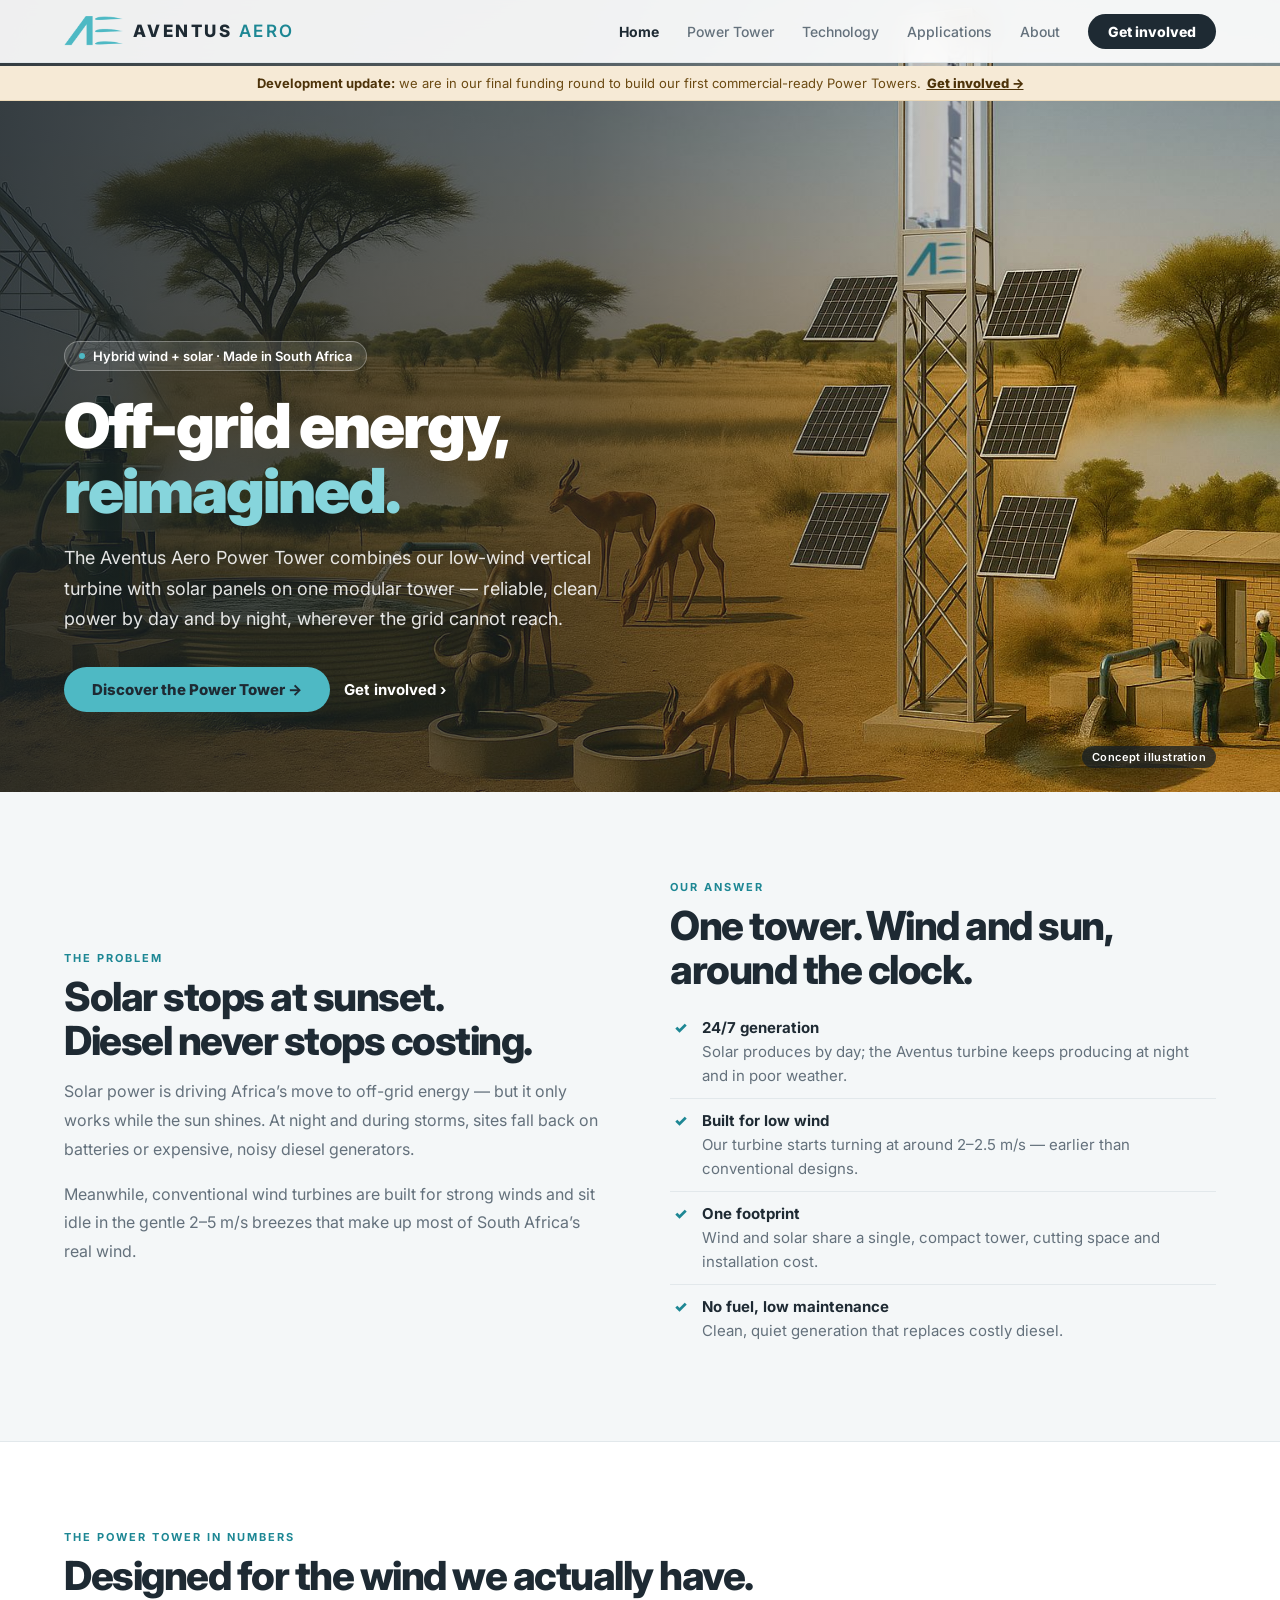
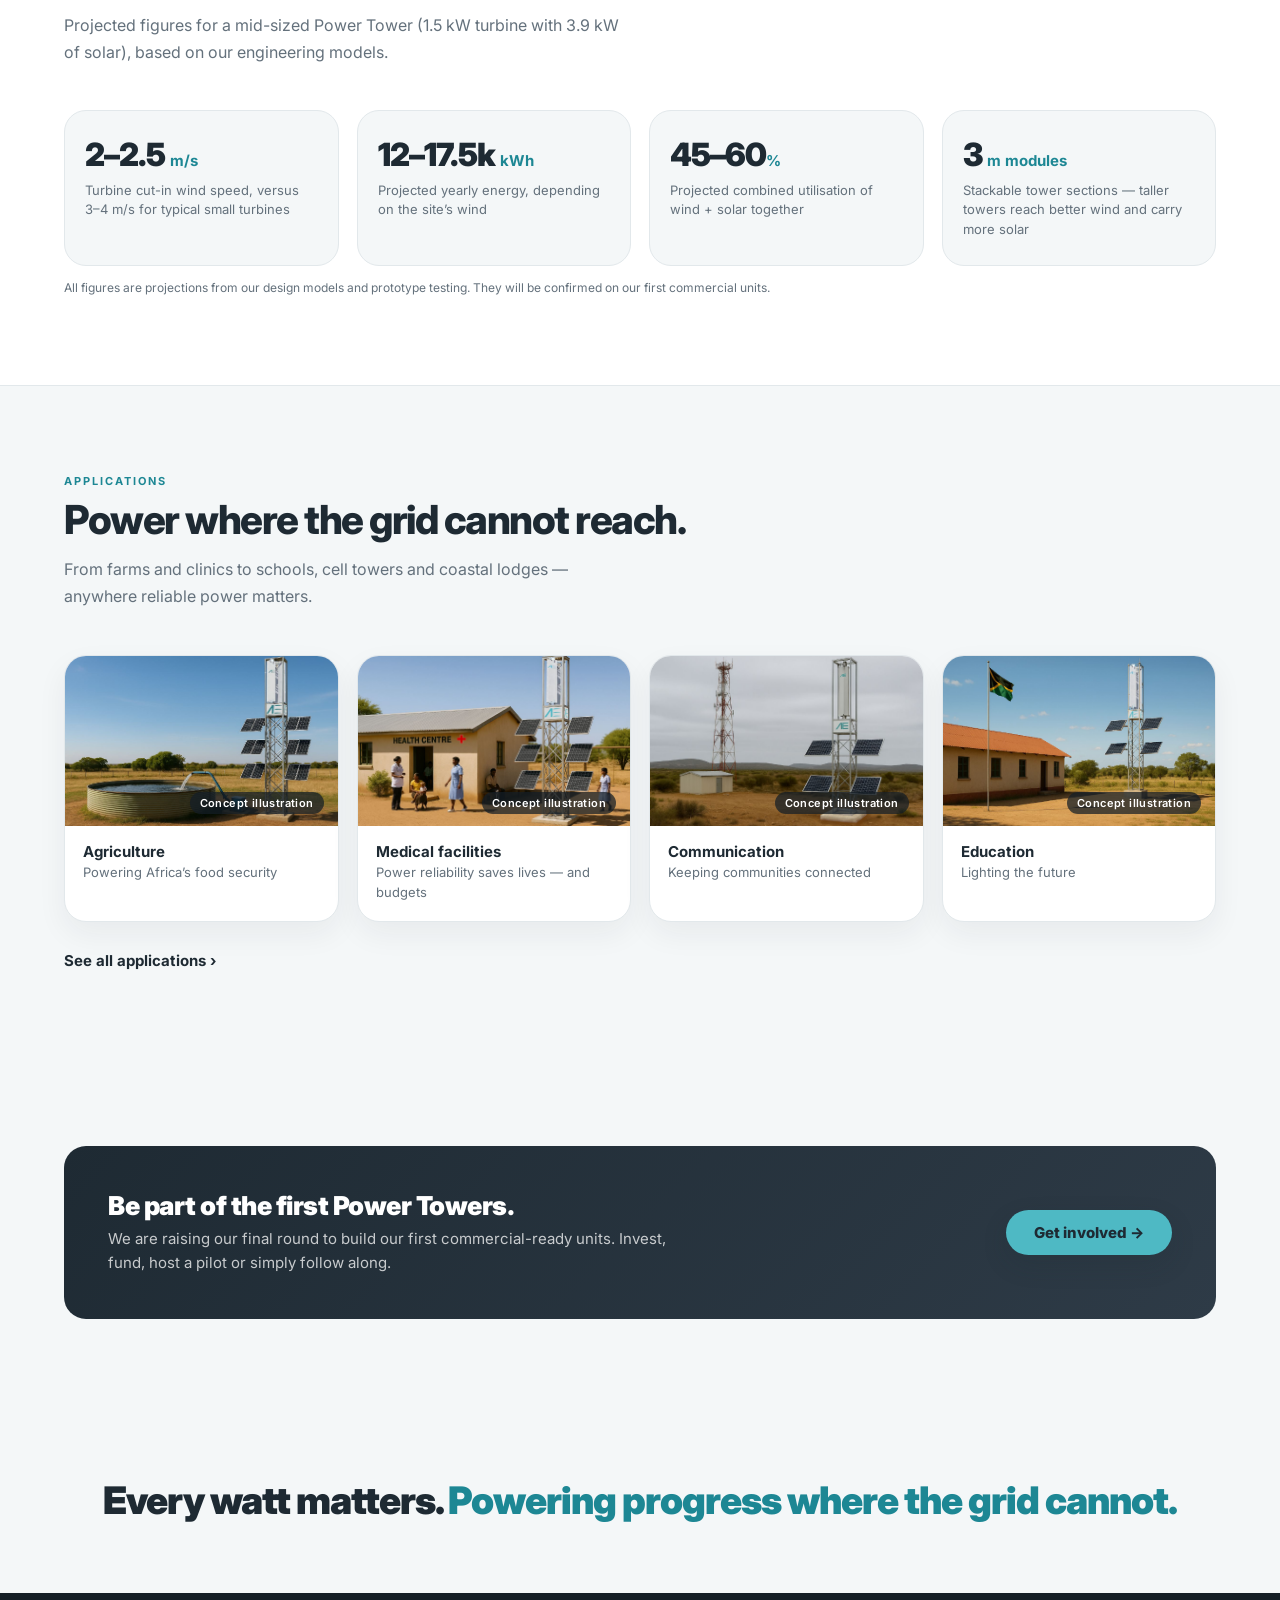
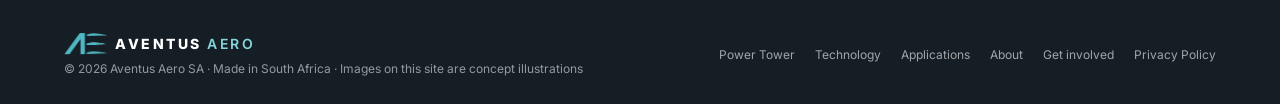
<file: index.html>
<!DOCTYPE html>
<html lang="en">
<head>
<meta charset="UTF-8">
<meta name="viewport" content="width=device-width, initial-scale=1.0">
<title>Aventus Aero — The Power Tower: off-grid wind + solar, made in South Africa</title>
<meta name="description" content="The Aventus Aero Power Tower combines a low-wind vertical turbine with solar on one modular tower for reliable, clean, 24/7 off-grid power. Made in South Africa.">
<meta property="og:type" content="website">
<meta property="og:site_name" content="Aventus Aero">
<meta property="og:title" content="Aventus Aero — The Power Tower: off-grid wind + solar, made in South Africa">
<meta property="og:description" content="The Aventus Aero Power Tower combines a low-wind vertical turbine with solar on one modular tower for reliable, clean, 24/7 off-grid power. Made in South Africa.">
<meta property="og:image" content="images/hero-savanna.jpg">
<link rel="icon" href="images/ae-mark.png">
<link rel="preconnect" href="https://fonts.googleapis.com">
<link href="https://fonts.googleapis.com/css2?family=Inter:wght@300;400;500;600;700;800;900&display=swap" rel="stylesheet">
<link rel="stylesheet" href="styles.css">
</head>
<body>

<nav>
  <a href="index.html" class="nav-logo" aria-label="Aventus Aero home">
    <img src="images/ae-mark.png" alt="" class="brand-logo">
    <span class="brand-text">AVENTUS <em>AERO</em></span>
  </a>
  <button class="nav-toggle" aria-label="Menu" aria-expanded="false">&#9776;</button>
  <ul class="nav-links">
    <li><a href="index.html" class="active">Home</a></li><li><a href="power-tower.html">Power Tower</a></li><li><a href="technology.html">Technology</a></li><li><a href="applications.html">Applications</a></li><li><a href="about.html">About</a></li>
    <li><a href="get-involved.html" class="nav-cta">Get involved</a></li>
  </ul>
</nav>
<div class="dev-bar"><strong>Development update:</strong> we are in our final funding round to build our first commercial-ready Power Towers.<a href="get-involved.html">Get involved &rarr;</a></div>

<section class="photo-hero" style="background-image:url('images/hero-savanna.jpg')">
  <div class="inner">
    <div class="hero-eyebrow">Hybrid wind + solar &middot; Made in South Africa</div>
    <h1>Off-grid energy, <em>reimagined.</em></h1>
    <p>The Aventus Aero Power Tower combines our low-wind vertical turbine with solar panels on one modular tower &mdash; reliable, clean power by day and by night, wherever the grid cannot reach.</p>
    <div class="hero-actions">
      <a href="power-tower.html" class="btn-primary">Discover the Power Tower &rarr;</a>
      <a href="get-involved.html" class="btn-ghost">Get involved ›</a>
    </div>
  </div>
  <span class="concept-tag">Concept illustration</span>
</section>

<section>
<div class="section-inner split">
  <div>
    <div class="section-eyebrow">The problem</div>
    <h2 class="section-title">Solar stops at sunset.<br>Diesel never stops costing.</h2>
    <div class="prose">
      <p>Solar power is driving Africa&rsquo;s move to off-grid energy &mdash; but it only works while the sun shines. At night and during storms, sites fall back on batteries or expensive, noisy diesel generators.</p>
      <p>Meanwhile, conventional wind turbines are built for strong winds and sit idle in the gentle 2&ndash;5 m/s breezes that make up most of South Africa&rsquo;s real wind.</p>
    </div>
  </div>
  <div>
    <div class="section-eyebrow">Our answer</div>
    <h2 class="section-title">One tower. Wind and sun, around the clock.</h2>
    <ul class="check-list">
      <li><strong>24/7 generation</strong>Solar produces by day; the Aventus turbine keeps producing at night and in poor weather.</li>
      <li><strong>Built for low wind</strong>Our turbine starts turning at around 2&ndash;2.5 m/s &mdash; earlier than conventional designs.</li>
      <li><strong>One footprint</strong>Wind and solar share a single, compact tower, cutting space and installation cost.</li>
      <li><strong>No fuel, low maintenance</strong>Clean, quiet generation that replaces costly diesel.</li>
    </ul>
  </div>
</div>
</section>

<section class="alt-bg">
<div class="section-inner">
  <div class="section-eyebrow">The Power Tower in numbers</div>
  <h2 class="section-title">Designed for the wind we actually have.</h2>
  <p class="section-sub">Projected figures for a mid-sized Power Tower (1.5 kW turbine with 3.9 kW of solar), based on our engineering models.</p>
  <div class="num-grid">
    <div class="num-card"><div class="num-big">2&ndash;2.5 <small>m/s</small></div><div class="num-label">Turbine cut-in wind speed, versus 3&ndash;4 m/s for typical small turbines</div></div>
    <div class="num-card"><div class="num-big">12&ndash;17.5k <small>kWh</small></div><div class="num-label">Projected yearly energy, depending on the site&rsquo;s wind</div></div>
    <div class="num-card"><div class="num-big">45&ndash;60<small>%</small></div><div class="num-label">Projected combined utilisation of wind + solar together</div></div>
    <div class="num-card"><div class="num-big">3 <small>m modules</small></div><div class="num-label">Stackable tower sections &mdash; taller towers reach better wind and carry more solar</div></div>
  </div>
  <p class="note">All figures are projections from our design models and prototype testing. They will be confirmed on our first commercial units.</p>
</div>
</section>

<section>
<div class="section-inner">
  <div class="section-eyebrow">Applications</div>
  <h2 class="section-title">Power where the grid cannot reach.</h2>
  <p class="section-sub">From farms and clinics to schools, cell towers and coastal lodges &mdash; anywhere reliable power matters.</p>
  <div class="app-grid">
<a href="applications.html#agriculture" class="app-card"><div class="fig"><img src="images/agri-reservoir.jpg" alt="Farm reservoir filled by a pump powered by a Power Tower" loading="lazy"><span class="concept-tag">Concept illustration</span></div><div class="app-card-body"><b>Agriculture</b><span>Powering Africa&rsquo;s food security</span></div></a><a href="applications.html#medical" class="app-card"><div class="fig"><img src="images/medical-clinic.jpg" alt="Rural health centre with a Power Tower" loading="lazy"><span class="concept-tag">Concept illustration</span></div><div class="app-card-body"><b>Medical facilities</b><span>Power reliability saves lives &mdash; and budgets</span></div></a><a href="applications.html#communication" class="app-card"><div class="fig"><img src="images/comms-mast.jpg" alt="Power Tower next to a radio mast" loading="lazy"><span class="concept-tag">Concept illustration</span></div><div class="app-card-body"><b>Communication</b><span>Keeping communities connected</span></div></a><a href="applications.html#education" class="app-card"><div class="fig"><img src="images/edu-school.jpg" alt="Rural school with a Power Tower" loading="lazy"><span class="concept-tag">Concept illustration</span></div><div class="app-card-body"><b>Education</b><span>Lighting the future</span></div></a>
  </div>
  <p style="margin-top:28px"><a href="applications.html" class="btn-ghost">See all applications ›</a></p>
</div>
</section>
<section><div class="section-inner"><div class="cta-band"><div><h3>Be part of the first Power Towers.</h3><p>We are raising our final round to build our first commercial-ready units. Invest, fund, host a pilot or simply follow along.</p></div><a href="get-involved.html" class="btn-primary">Get involved &rarr;</a></div></div></section>
<div class="tagline-band"><h2>Every watt matters. <em>Powering progress where the grid cannot.</em></h2></div>

<footer>
  <div class="footer-inner">
    <div>
      <div class="footer-brand"><img src="images/ae-mark.png" alt="" style="height:22px"><span class="brand-text">AVENTUS <em>AERO</em></span></div>
      <div class="footer-copy">&copy; <span id="year">2026</span> Aventus Aero SA &middot; Made in South Africa &middot; Images on this site are concept illustrations</div>
    </div>
    <div class="footer-links">
      <a href="power-tower.html">Power Tower</a><a href="technology.html">Technology</a><a href="applications.html">Applications</a><a href="about.html">About</a><a href="get-involved.html">Get involved</a><a href="privacy.html">Privacy Policy</a>
    </div>
  </div>
</footer>
<script src="script.js"></script>
</body>
</html>
</file>
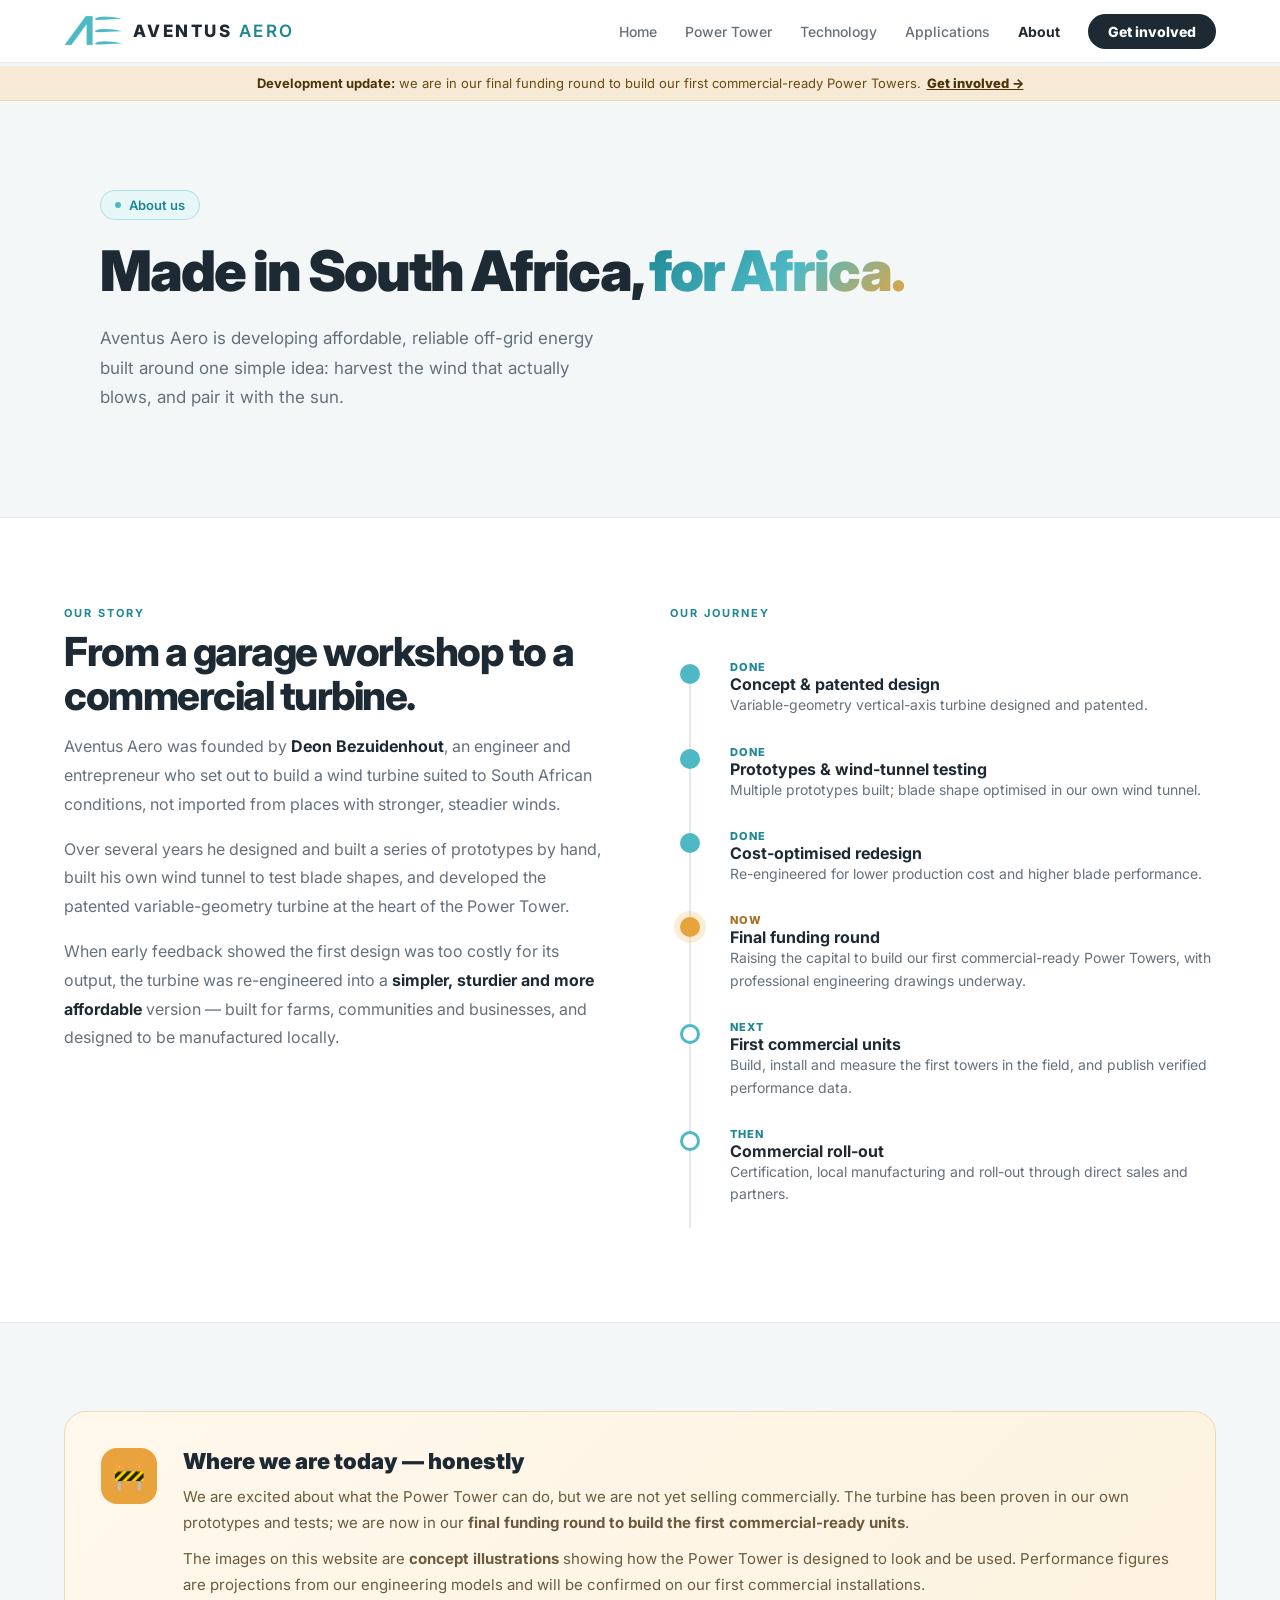
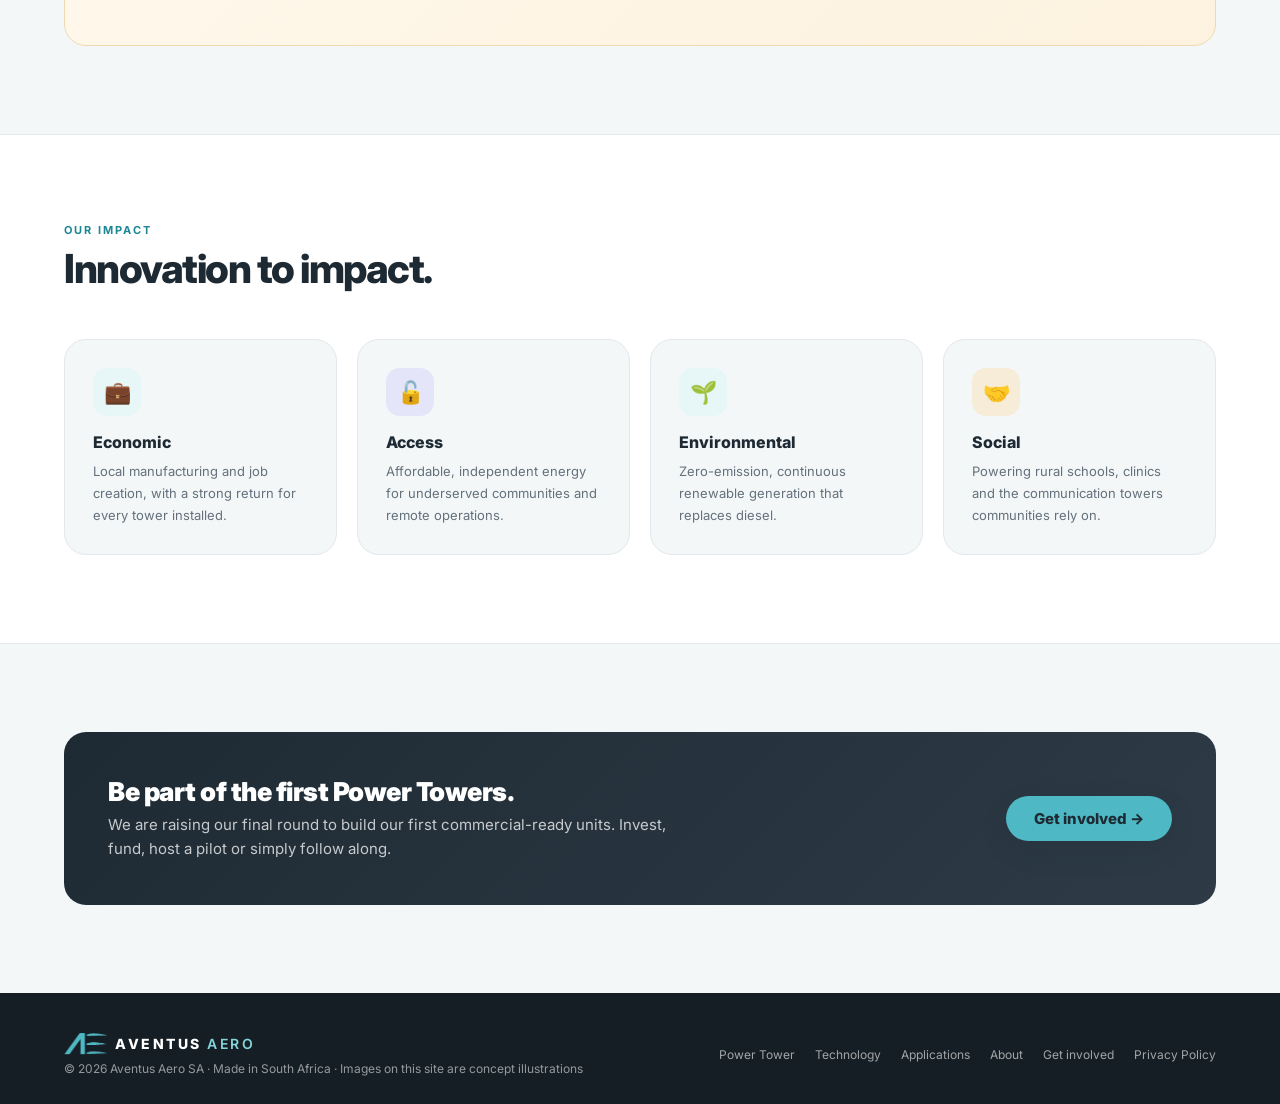
<file: about.html>
<!DOCTYPE html>
<html lang="en">
<head>
<meta charset="UTF-8">
<meta name="viewport" content="width=device-width, initial-scale=1.0">
<title>About — Aventus Aero</title>
<meta name="description" content="Aventus Aero is a South African company developing the Power Tower: hybrid wind + solar off-grid energy, made in South Africa.">
<meta property="og:type" content="website">
<meta property="og:site_name" content="Aventus Aero">
<meta property="og:title" content="About — Aventus Aero">
<meta property="og:description" content="Aventus Aero is a South African company developing the Power Tower: hybrid wind + solar off-grid energy, made in South Africa.">
<meta property="og:image" content="images/hero-savanna.jpg">
<link rel="icon" href="images/ae-mark.png">
<link rel="preconnect" href="https://fonts.googleapis.com">
<link href="https://fonts.googleapis.com/css2?family=Inter:wght@300;400;500;600;700;800;900&display=swap" rel="stylesheet">
<link rel="stylesheet" href="styles.css">
</head>
<body>

<nav>
  <a href="index.html" class="nav-logo" aria-label="Aventus Aero home">
    <img src="images/ae-mark.png" alt="" class="brand-logo">
    <span class="brand-text">AVENTUS <em>AERO</em></span>
  </a>
  <button class="nav-toggle" aria-label="Menu" aria-expanded="false">&#9776;</button>
  <ul class="nav-links">
    <li><a href="index.html">Home</a></li><li><a href="power-tower.html">Power Tower</a></li><li><a href="technology.html">Technology</a></li><li><a href="applications.html">Applications</a></li><li><a href="about.html" class="active">About</a></li>
    <li><a href="get-involved.html" class="nav-cta">Get involved</a></li>
  </ul>
</nav>
<div class="dev-bar"><strong>Development update:</strong> we are in our final funding round to build our first commercial-ready Power Towers.<a href="get-involved.html">Get involved &rarr;</a></div>

<div class="hero-wrap"><div class="hero simple"><div>
  <div class="hero-eyebrow">About us</div>
  <h1>Made in South Africa, <em>for Africa.</em></h1>
  <p>Aventus Aero is developing affordable, reliable off-grid energy built around one simple idea: harvest the wind that actually blows, and pair it with the sun.</p>
</div></div></div>

<section class="alt-bg">
<div class="section-inner split top">
  <div class="prose">
    <div class="section-eyebrow">Our story</div>
    <h2 class="section-title">From a garage workshop to a commercial turbine.</h2>
    <p>Aventus Aero was founded by <strong>Deon Bezuidenhout</strong>, an engineer and entrepreneur who set out to build a wind turbine suited to South African conditions, not imported from places with stronger, steadier winds.</p>
    <p>Over several years he designed and built a series of prototypes by hand, built his own wind tunnel to test blade shapes, and developed the patented variable-geometry turbine at the heart of the Power Tower.</p>
    <p>When early feedback showed the first design was too costly for its output, the turbine was re-engineered into a <strong>simpler, sturdier and more affordable</strong> version &mdash; built for farms, communities and businesses, and designed to be manufactured locally.</p>
  </div>
  <div>
    <div class="section-eyebrow">Our journey</div>
    <ul class="timeline">
      <li class="done"><div class="when">Done</div><b>Concept &amp; patented design</b><span>Variable-geometry vertical-axis turbine designed and patented.</span></li>
      <li class="done"><div class="when">Done</div><b>Prototypes &amp; wind-tunnel testing</b><span>Multiple prototypes built; blade shape optimised in our own wind tunnel.</span></li>
      <li class="done"><div class="when">Done</div><b>Cost-optimised redesign</b><span>Re-engineered for lower production cost and higher blade performance.</span></li>
      <li class="now"><div class="when">Now</div><b>Final funding round</b><span>Raising the capital to build our first commercial-ready Power Towers, with professional engineering drawings underway.</span></li>
      <li><div class="when">Next</div><b>First commercial units</b><span>Build, install and measure the first towers in the field, and publish verified performance data.</span></li>
      <li><div class="when">Then</div><b>Commercial roll-out</b><span>Certification, local manufacturing and roll-out through direct sales and partners.</span></li>
    </ul>
  </div>
</div>
</section>

<section>
<div class="section-inner">
  <div class="status-panel">
    <div class="status-icon">🚧</div>
    <div>
      <h3>Where we are today &mdash; honestly</h3>
      <p>We are excited about what the Power Tower can do, but we are not yet selling commercially. The turbine has been proven in our own prototypes and tests; we are now in our <strong>final funding round to build the first commercial-ready units</strong>.</p>
      <p>The images on this website are <strong>concept illustrations</strong> showing how the Power Tower is designed to look and be used. Performance figures are projections from our engineering models and will be confirmed on our first commercial installations.</p>
    </div>
  </div>
</div>
</section>

<section class="alt-bg">
<div class="section-inner">
  <div class="section-eyebrow">Our impact</div>
  <h2 class="section-title">Innovation to impact.</h2>
  <div class="caps-grid" style="grid-template-columns:repeat(4,1fr)">
    <div class="cap-card"><div class="cap-icon teal">💼</div><div class="cap-title">Economic</div><div class="cap-desc">Local manufacturing and job creation, with a strong return for every tower installed.</div></div>
    <div class="cap-card"><div class="cap-icon blue">🔓</div><div class="cap-title">Access</div><div class="cap-desc">Affordable, independent energy for underserved communities and remote operations.</div></div>
    <div class="cap-card"><div class="cap-icon teal">🌱</div><div class="cap-title">Environmental</div><div class="cap-desc">Zero-emission, continuous renewable generation that replaces diesel.</div></div>
    <div class="cap-card"><div class="cap-icon orange">🤝</div><div class="cap-title">Social</div><div class="cap-desc">Powering rural schools, clinics and the communication towers communities rely on.</div></div>
  </div>
</div>
</section>
<section><div class="section-inner"><div class="cta-band"><div><h3>Be part of the first Power Towers.</h3><p>We are raising our final round to build our first commercial-ready units. Invest, fund, host a pilot or simply follow along.</p></div><a href="get-involved.html" class="btn-primary">Get involved &rarr;</a></div></div></section>
<footer>
  <div class="footer-inner">
    <div>
      <div class="footer-brand"><img src="images/ae-mark.png" alt="" style="height:22px"><span class="brand-text">AVENTUS <em>AERO</em></span></div>
      <div class="footer-copy">&copy; <span id="year">2026</span> Aventus Aero SA &middot; Made in South Africa &middot; Images on this site are concept illustrations</div>
    </div>
    <div class="footer-links">
      <a href="power-tower.html">Power Tower</a><a href="technology.html">Technology</a><a href="applications.html">Applications</a><a href="about.html">About</a><a href="get-involved.html">Get involved</a><a href="privacy.html">Privacy Policy</a>
    </div>
  </div>
</footer>
<script src="script.js"></script>
</body>
</html>
</file>
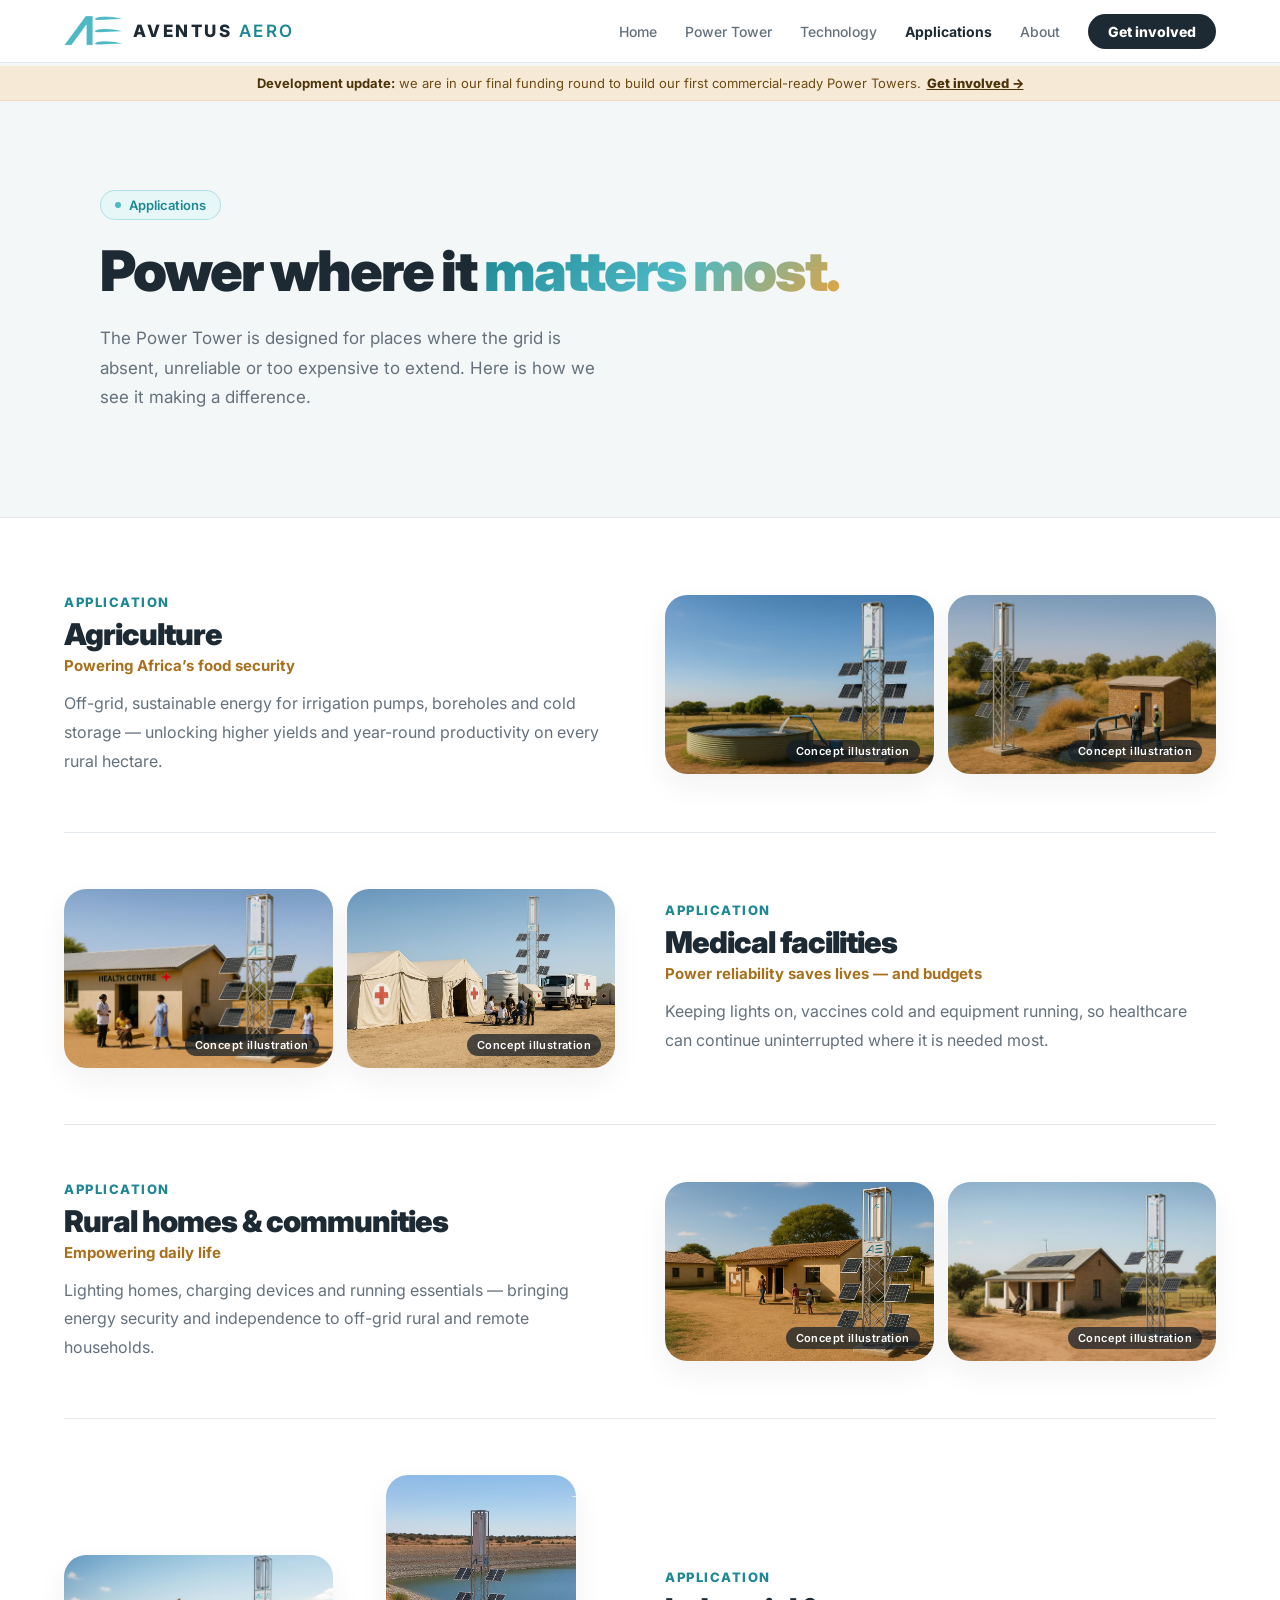
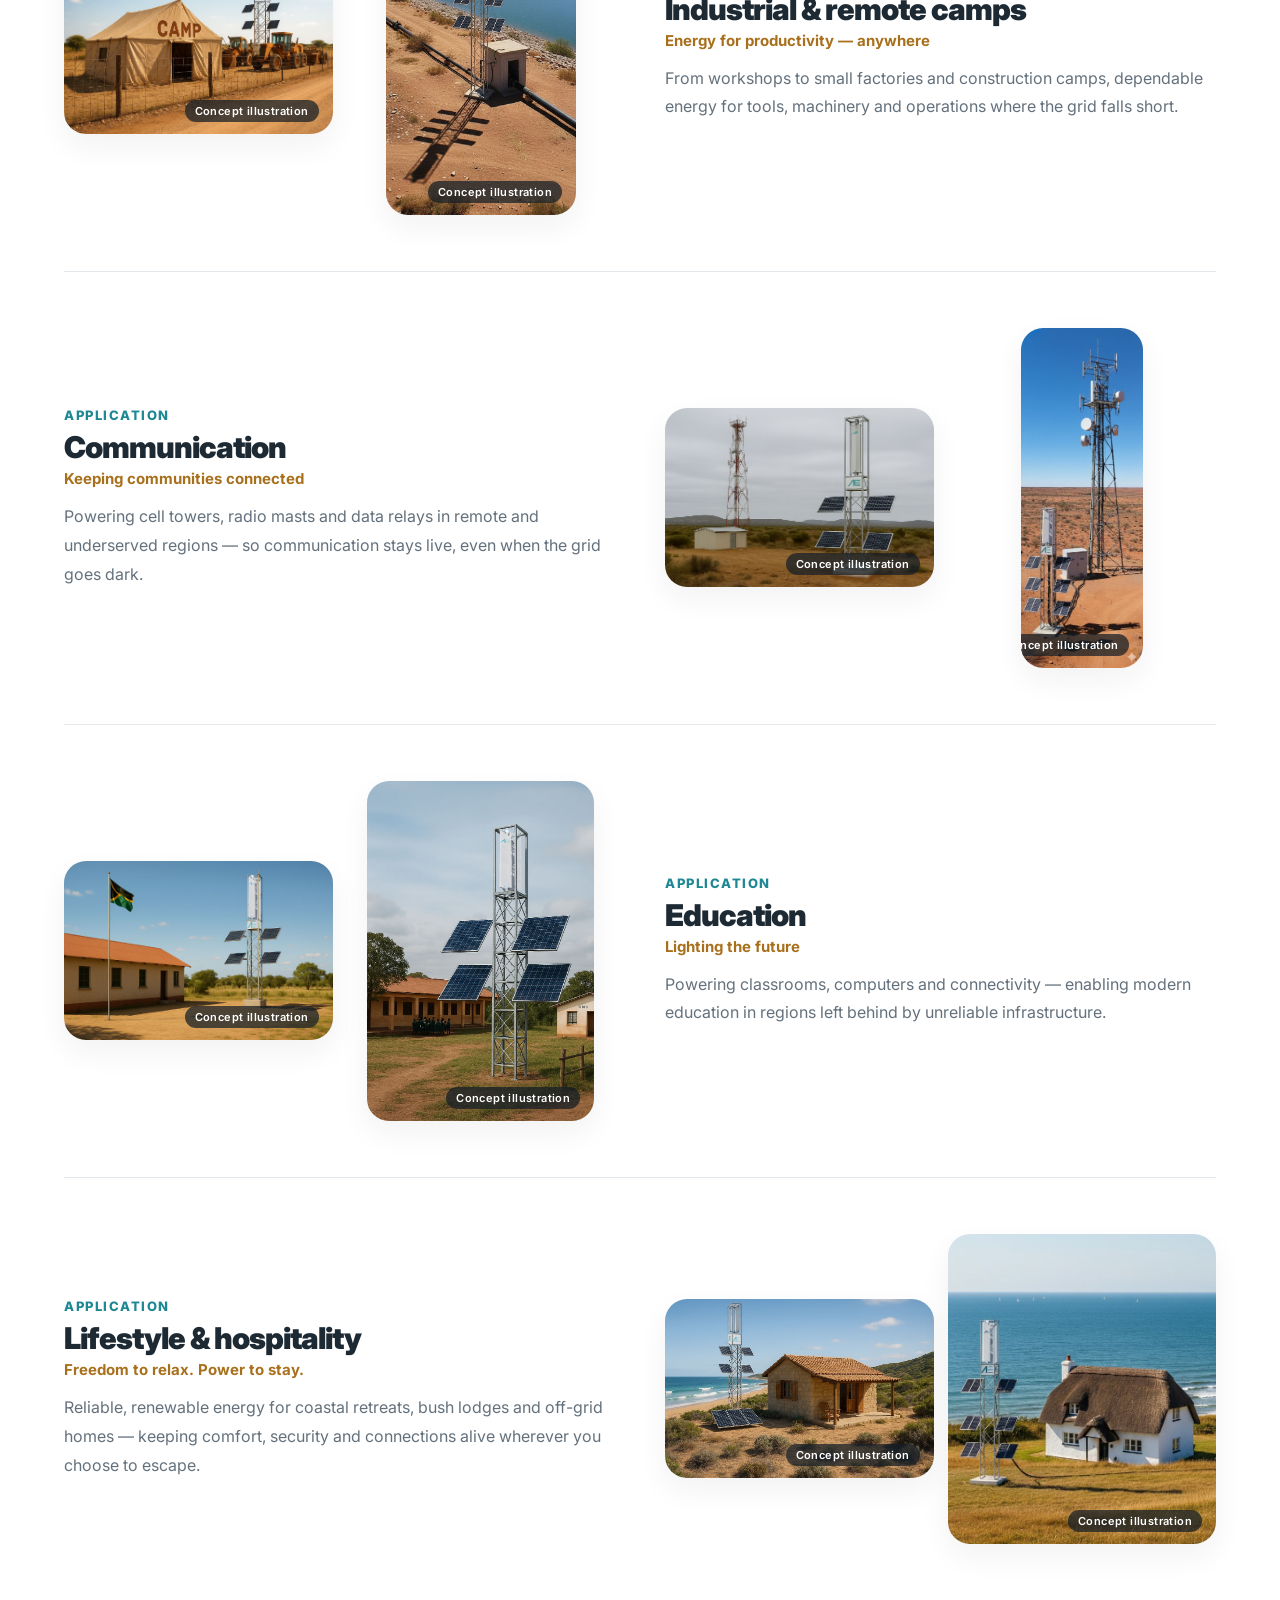
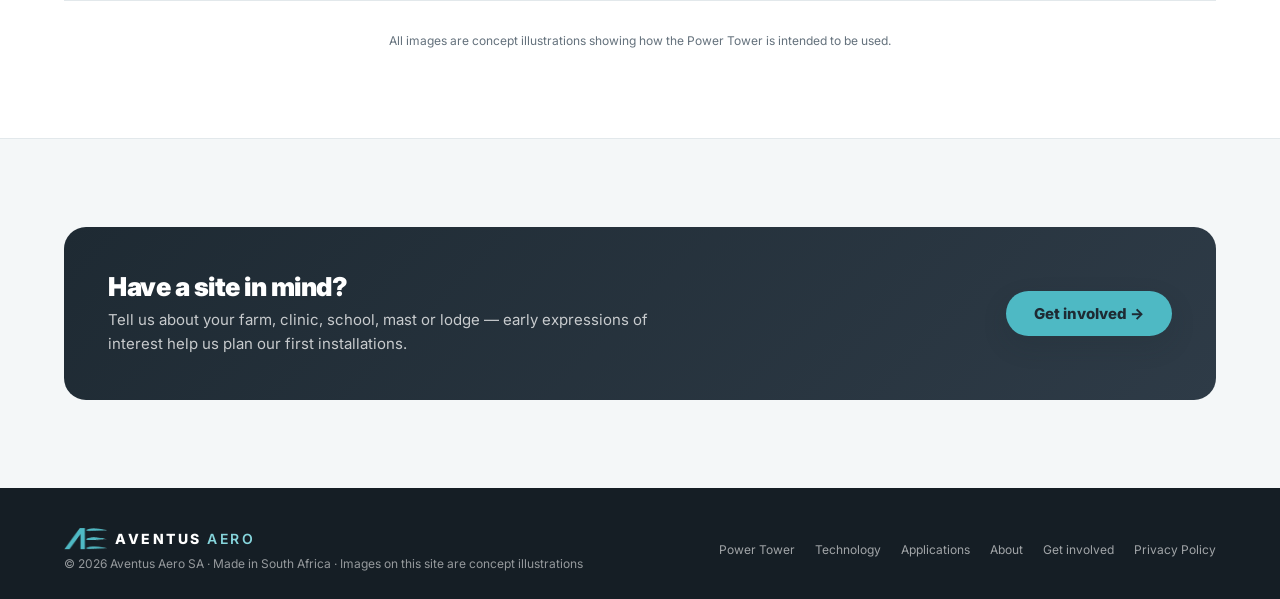
<file: applications.html>
<!DOCTYPE html>
<html lang="en">
<head>
<meta charset="UTF-8">
<meta name="viewport" content="width=device-width, initial-scale=1.0">
<title>Applications — Aventus Aero Power Tower</title>
<meta name="description" content="Agriculture, clinics, rural homes, industry, communication towers, schools and lodges: where the Power Tower makes a difference.">
<meta property="og:type" content="website">
<meta property="og:site_name" content="Aventus Aero">
<meta property="og:title" content="Applications — Aventus Aero Power Tower">
<meta property="og:description" content="Agriculture, clinics, rural homes, industry, communication towers, schools and lodges: where the Power Tower makes a difference.">
<meta property="og:image" content="images/hero-savanna.jpg">
<link rel="icon" href="images/ae-mark.png">
<link rel="preconnect" href="https://fonts.googleapis.com">
<link href="https://fonts.googleapis.com/css2?family=Inter:wght@300;400;500;600;700;800;900&display=swap" rel="stylesheet">
<link rel="stylesheet" href="styles.css">
</head>
<body>

<nav>
  <a href="index.html" class="nav-logo" aria-label="Aventus Aero home">
    <img src="images/ae-mark.png" alt="" class="brand-logo">
    <span class="brand-text">AVENTUS <em>AERO</em></span>
  </a>
  <button class="nav-toggle" aria-label="Menu" aria-expanded="false">&#9776;</button>
  <ul class="nav-links">
    <li><a href="index.html">Home</a></li><li><a href="power-tower.html">Power Tower</a></li><li><a href="technology.html">Technology</a></li><li><a href="applications.html" class="active">Applications</a></li><li><a href="about.html">About</a></li>
    <li><a href="get-involved.html" class="nav-cta">Get involved</a></li>
  </ul>
</nav>
<div class="dev-bar"><strong>Development update:</strong> we are in our final funding round to build our first commercial-ready Power Towers.<a href="get-involved.html">Get involved &rarr;</a></div>

<div class="hero-wrap"><div class="hero simple"><div>
  <div class="hero-eyebrow">Applications</div>
  <h1>Power where it <em>matters most.</em></h1>
  <p>The Power Tower is designed for places where the grid is absent, unreliable or too expensive to extend. Here is how we see it making a difference.</p>
</div></div></div>
<section class="alt-bg" style="padding-top:20px"><div class="section-inner"><div class="app-row" id="agriculture">
  <div class="app-text"><div class="app-tag">Application</div><div class="app-title">Agriculture</div><div class="app-sub">Powering Africa&rsquo;s food security</div><p>Off-grid, sustainable energy for irrigation pumps, boreholes and cold storage &mdash; unlocking higher yields and year-round productivity on every rural hectare.</p></div>
  <div class="app-imgs"><div class="fig"><img src="images/agri-reservoir.jpg" alt="Farm reservoir filled by a pump powered by a Power Tower" loading="lazy"><span class="concept-tag">Concept illustration</span></div><div class="fig"><img src="images/agri-river.jpg" alt="Power Tower next to a riverside pump house" loading="lazy"><span class="concept-tag">Concept illustration</span></div></div>
</div><div class="app-row flip" id="medical">
  <div class="app-text"><div class="app-tag">Application</div><div class="app-title">Medical facilities</div><div class="app-sub">Power reliability saves lives &mdash; and budgets</div><p>Keeping lights on, vaccines cold and equipment running, so healthcare can continue uninterrupted where it is needed most.</p></div>
  <div class="app-imgs"><div class="fig"><img src="images/medical-clinic.jpg" alt="Rural health centre with a Power Tower" loading="lazy"><span class="concept-tag">Concept illustration</span></div><div class="fig"><img src="images/medical-tents.jpg" alt="Field clinic tents with a Power Tower" loading="lazy"><span class="concept-tag">Concept illustration</span></div></div>
</div><div class="app-row" id="rural">
  <div class="app-text"><div class="app-tag">Application</div><div class="app-title">Rural homes &amp; communities</div><div class="app-sub">Empowering daily life</div><p>Lighting homes, charging devices and running essentials &mdash; bringing energy security and independence to off-grid rural and remote households.</p></div>
  <div class="app-imgs"><div class="fig"><img src="images/rural-village.jpg" alt="Village homes beside a Power Tower" loading="lazy"><span class="concept-tag">Concept illustration</span></div><div class="fig"><img src="images/rural-home.jpg" alt="Farmhouse with a Power Tower" loading="lazy"><span class="concept-tag">Concept illustration</span></div></div>
</div><div class="app-row flip" id="industrial">
  <div class="app-text"><div class="app-tag">Application</div><div class="app-title">Industrial &amp; remote camps</div><div class="app-sub">Energy for productivity &mdash; anywhere</div><p>From workshops to small factories and construction camps, dependable energy for tools, machinery and operations where the grid falls short.</p></div>
  <div class="app-imgs"><div class="fig"><img src="images/industrial-camp.jpg" alt="Construction camp powered by a Power Tower" loading="lazy"><span class="concept-tag">Concept illustration</span></div><div class="fig"><img src="images/industrial-dam.jpg" alt="Power Tower at a dam pump station" loading="lazy"><span class="concept-tag">Concept illustration</span></div></div>
</div><div class="app-row" id="communication">
  <div class="app-text"><div class="app-tag">Application</div><div class="app-title">Communication</div><div class="app-sub">Keeping communities connected</div><p>Powering cell towers, radio masts and data relays in remote and underserved regions &mdash; so communication stays live, even when the grid goes dark.</p></div>
  <div class="app-imgs"><div class="fig"><img src="images/comms-mast.jpg" alt="Power Tower next to a radio mast" loading="lazy"><span class="concept-tag">Concept illustration</span></div><div class="fig"><img src="images/comms-desert.jpg" alt="Power Tower beside a desert cell tower" loading="lazy"><span class="concept-tag">Concept illustration</span></div></div>
</div><div class="app-row flip" id="education">
  <div class="app-text"><div class="app-tag">Application</div><div class="app-title">Education</div><div class="app-sub">Lighting the future</div><p>Powering classrooms, computers and connectivity &mdash; enabling modern education in regions left behind by unreliable infrastructure.</p></div>
  <div class="app-imgs"><div class="fig"><img src="images/edu-school.jpg" alt="Rural school with a Power Tower" loading="lazy"><span class="concept-tag">Concept illustration</span></div><div class="fig"><img src="images/edu-classroom.jpg" alt="Power Tower beside classrooms" loading="lazy"><span class="concept-tag">Concept illustration</span></div></div>
</div><div class="app-row" id="lifestyle">
  <div class="app-text"><div class="app-tag">Application</div><div class="app-title">Lifestyle &amp; hospitality</div><div class="app-sub">Freedom to relax. Power to stay.</div><p>Reliable, renewable energy for coastal retreats, bush lodges and off-grid homes &mdash; keeping comfort, security and connections alive wherever you choose to escape.</p></div>
  <div class="app-imgs"><div class="fig"><img src="images/lifestyle-beach.jpg" alt="Beach cottage with a Power Tower" loading="lazy"><span class="concept-tag">Concept illustration</span></div><div class="fig"><img src="images/lifestyle-cottage.jpg" alt="Thatched coastal cottage with a Power Tower" loading="lazy"><span class="concept-tag">Concept illustration</span></div></div>
</div>
<p class="note" style="text-align:center;margin-top:30px">All images are concept illustrations showing how the Power Tower is intended to be used.</p>
</div></section>
<section><div class="section-inner"><div class="cta-band"><div><h3>Have a site in mind?</h3><p>Tell us about your farm, clinic, school, mast or lodge &mdash; early expressions of interest help us plan our first installations.</p></div><a href="get-involved.html" class="btn-primary">Get involved &rarr;</a></div></div></section>
<footer>
  <div class="footer-inner">
    <div>
      <div class="footer-brand"><img src="images/ae-mark.png" alt="" style="height:22px"><span class="brand-text">AVENTUS <em>AERO</em></span></div>
      <div class="footer-copy">&copy; <span id="year">2026</span> Aventus Aero SA &middot; Made in South Africa &middot; Images on this site are concept illustrations</div>
    </div>
    <div class="footer-links">
      <a href="power-tower.html">Power Tower</a><a href="technology.html">Technology</a><a href="applications.html">Applications</a><a href="about.html">About</a><a href="get-involved.html">Get involved</a><a href="privacy.html">Privacy Policy</a>
    </div>
  </div>
</footer>
<script src="script.js"></script>
</body>
</html>
</file>
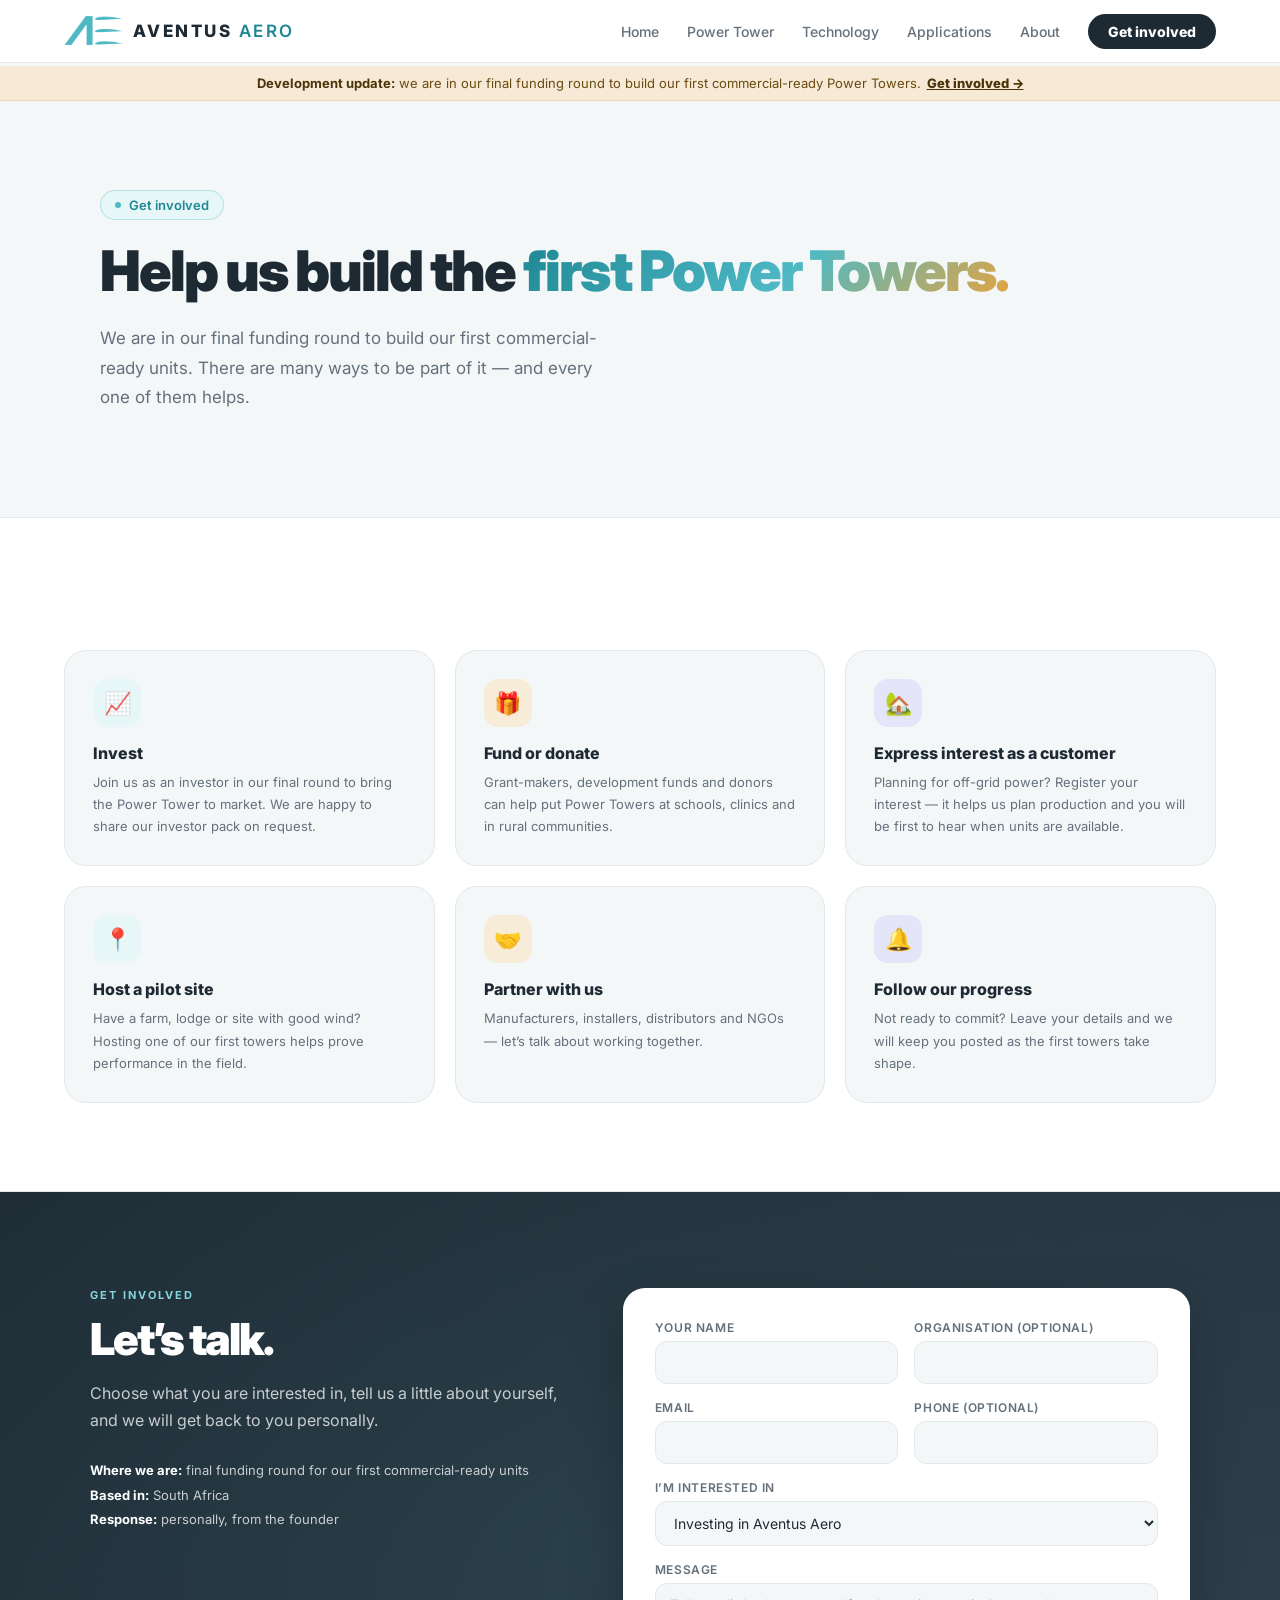
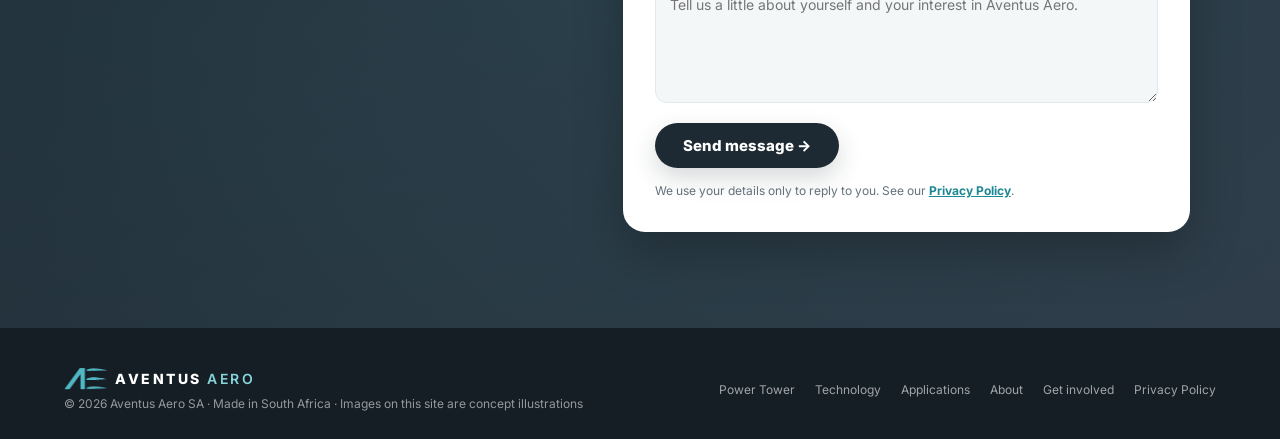
<file: get-involved.html>
<!DOCTYPE html>
<html lang="en">
<head>
<meta charset="UTF-8">
<meta name="viewport" content="width=device-width, initial-scale=1.0">
<title>Get involved — Aventus Aero</title>
<meta name="description" content="Invest, fund, host a pilot, partner with us or simply follow our journey as we build the first commercial Power Towers.">
<meta property="og:type" content="website">
<meta property="og:site_name" content="Aventus Aero">
<meta property="og:title" content="Get involved — Aventus Aero">
<meta property="og:description" content="Invest, fund, host a pilot, partner with us or simply follow our journey as we build the first commercial Power Towers.">
<meta property="og:image" content="images/hero-savanna.jpg">
<link rel="icon" href="images/ae-mark.png">
<link rel="preconnect" href="https://fonts.googleapis.com">
<link href="https://fonts.googleapis.com/css2?family=Inter:wght@300;400;500;600;700;800;900&display=swap" rel="stylesheet">
<link rel="stylesheet" href="styles.css">
</head>
<body>

<nav>
  <a href="index.html" class="nav-logo" aria-label="Aventus Aero home">
    <img src="images/ae-mark.png" alt="" class="brand-logo">
    <span class="brand-text">AVENTUS <em>AERO</em></span>
  </a>
  <button class="nav-toggle" aria-label="Menu" aria-expanded="false">&#9776;</button>
  <ul class="nav-links">
    <li><a href="index.html">Home</a></li><li><a href="power-tower.html">Power Tower</a></li><li><a href="technology.html">Technology</a></li><li><a href="applications.html">Applications</a></li><li><a href="about.html">About</a></li>
    <li><a href="get-involved.html" class="nav-cta">Get involved</a></li>
  </ul>
</nav>
<div class="dev-bar"><strong>Development update:</strong> we are in our final funding round to build our first commercial-ready Power Towers.<a href="get-involved.html">Get involved &rarr;</a></div>

<div class="hero-wrap"><div class="hero simple"><div>
  <div class="hero-eyebrow">Get involved</div>
  <h1>Help us build the <em>first Power Towers.</em></h1>
  <p>We are in our final funding round to build our first commercial-ready units. There are many ways to be part of it &mdash; and every one of them helps.</p>
</div></div></div>

<section class="alt-bg">
<div class="section-inner">
  <div class="ways-grid">
    <div class="cap-card"><div class="cap-icon teal">📈</div><div class="cap-title">Invest</div><div class="cap-desc">Join us as an investor in our final round to bring the Power Tower to market. We are happy to share our investor pack on request.</div></div>
    <div class="cap-card"><div class="cap-icon orange">🎁</div><div class="cap-title">Fund or donate</div><div class="cap-desc">Grant-makers, development funds and donors can help put Power Towers at schools, clinics and in rural communities.</div></div>
    <div class="cap-card"><div class="cap-icon blue">🏡</div><div class="cap-title">Express interest as a customer</div><div class="cap-desc">Planning for off-grid power? Register your interest &mdash; it helps us plan production and you will be first to hear when units are available.</div></div>
    <div class="cap-card"><div class="cap-icon teal">📍</div><div class="cap-title">Host a pilot site</div><div class="cap-desc">Have a farm, lodge or site with good wind? Hosting one of our first towers helps prove performance in the field.</div></div>
    <div class="cap-card"><div class="cap-icon orange">🤝</div><div class="cap-title">Partner with us</div><div class="cap-desc">Manufacturers, installers, distributors and NGOs &mdash; let&rsquo;s talk about working together.</div></div>
    <div class="cap-card"><div class="cap-icon blue">🔔</div><div class="cap-title">Follow our progress</div><div class="cap-desc">Not ready to commit? Leave your details and we will keep you posted as the first towers take shape.</div></div>
  </div>
</div>
</section>

<section class="contact-section" id="contact">
  <div class="contact-inner">
    <div>
      <div class="section-eyebrow">Get involved</div>
      <h2>Let&rsquo;s talk.</h2>
      <p>Choose what you are interested in, tell us a little about yourself, and we will get back to you personally.</p>
      <div class="contact-note">
        <strong>Where we are:</strong> final funding round for our first commercial-ready units<br>
        <strong>Based in:</strong> South Africa<br>
        <strong>Response:</strong> personally, from the founder
      </div>
    </div>
    <form class="contact-form" novalidate>
      <div class="form-row">
        <div class="field"><label for="f-name">Your name</label><input id="f-name" name="name" required autocomplete="name"></div>
        <div class="field"><label for="f-company">Organisation (optional)</label><input id="f-company" name="company" autocomplete="organization"></div>
      </div>
      <div class="form-row">
        <div class="field"><label for="f-email">Email</label><input id="f-email" name="email" type="email" required autocomplete="email"></div>
        <div class="field"><label for="f-phone">Phone (optional)</label><input id="f-phone" name="phone" type="tel" autocomplete="tel"></div>
      </div>
      <div class="field"><label for="f-product">I&rsquo;m interested in</label><select id="f-product" name="product"><option value="Investor" selected>Investing in Aventus Aero</option><option value="Funder">Funding, grants or donations</option><option value="Customer">Buying a Power Tower (expression of interest)</option><option value="Pilot">Hosting a pilot / test site</option><option value="Partner">Partnership or distribution</option><option value="Updates">Following our progress</option><option value="General">General enquiry</option></select></div>
      <div class="field"><label for="f-msg">Message</label><textarea id="f-msg" name="message" required placeholder="Tell us a little about yourself and your interest in Aventus Aero."></textarea></div>
      <input type="text" name="_gotcha" class="hp" tabindex="-1" autocomplete="off">
      <button type="submit" class="btn-primary">Send message &rarr;</button>
      <div class="form-status" role="status"></div>
      <p class="form-privacy">We use your details only to reply to you. See our <a href="privacy.html">Privacy Policy</a>.</p>
    </form>
  </div>
</section>

<footer>
  <div class="footer-inner">
    <div>
      <div class="footer-brand"><img src="images/ae-mark.png" alt="" style="height:22px"><span class="brand-text">AVENTUS <em>AERO</em></span></div>
      <div class="footer-copy">&copy; <span id="year">2026</span> Aventus Aero SA &middot; Made in South Africa &middot; Images on this site are concept illustrations</div>
    </div>
    <div class="footer-links">
      <a href="power-tower.html">Power Tower</a><a href="technology.html">Technology</a><a href="applications.html">Applications</a><a href="about.html">About</a><a href="get-involved.html">Get involved</a><a href="privacy.html">Privacy Policy</a>
    </div>
  </div>
</footer>
<script src="script.js"></script>
</body>
</html>
</file>
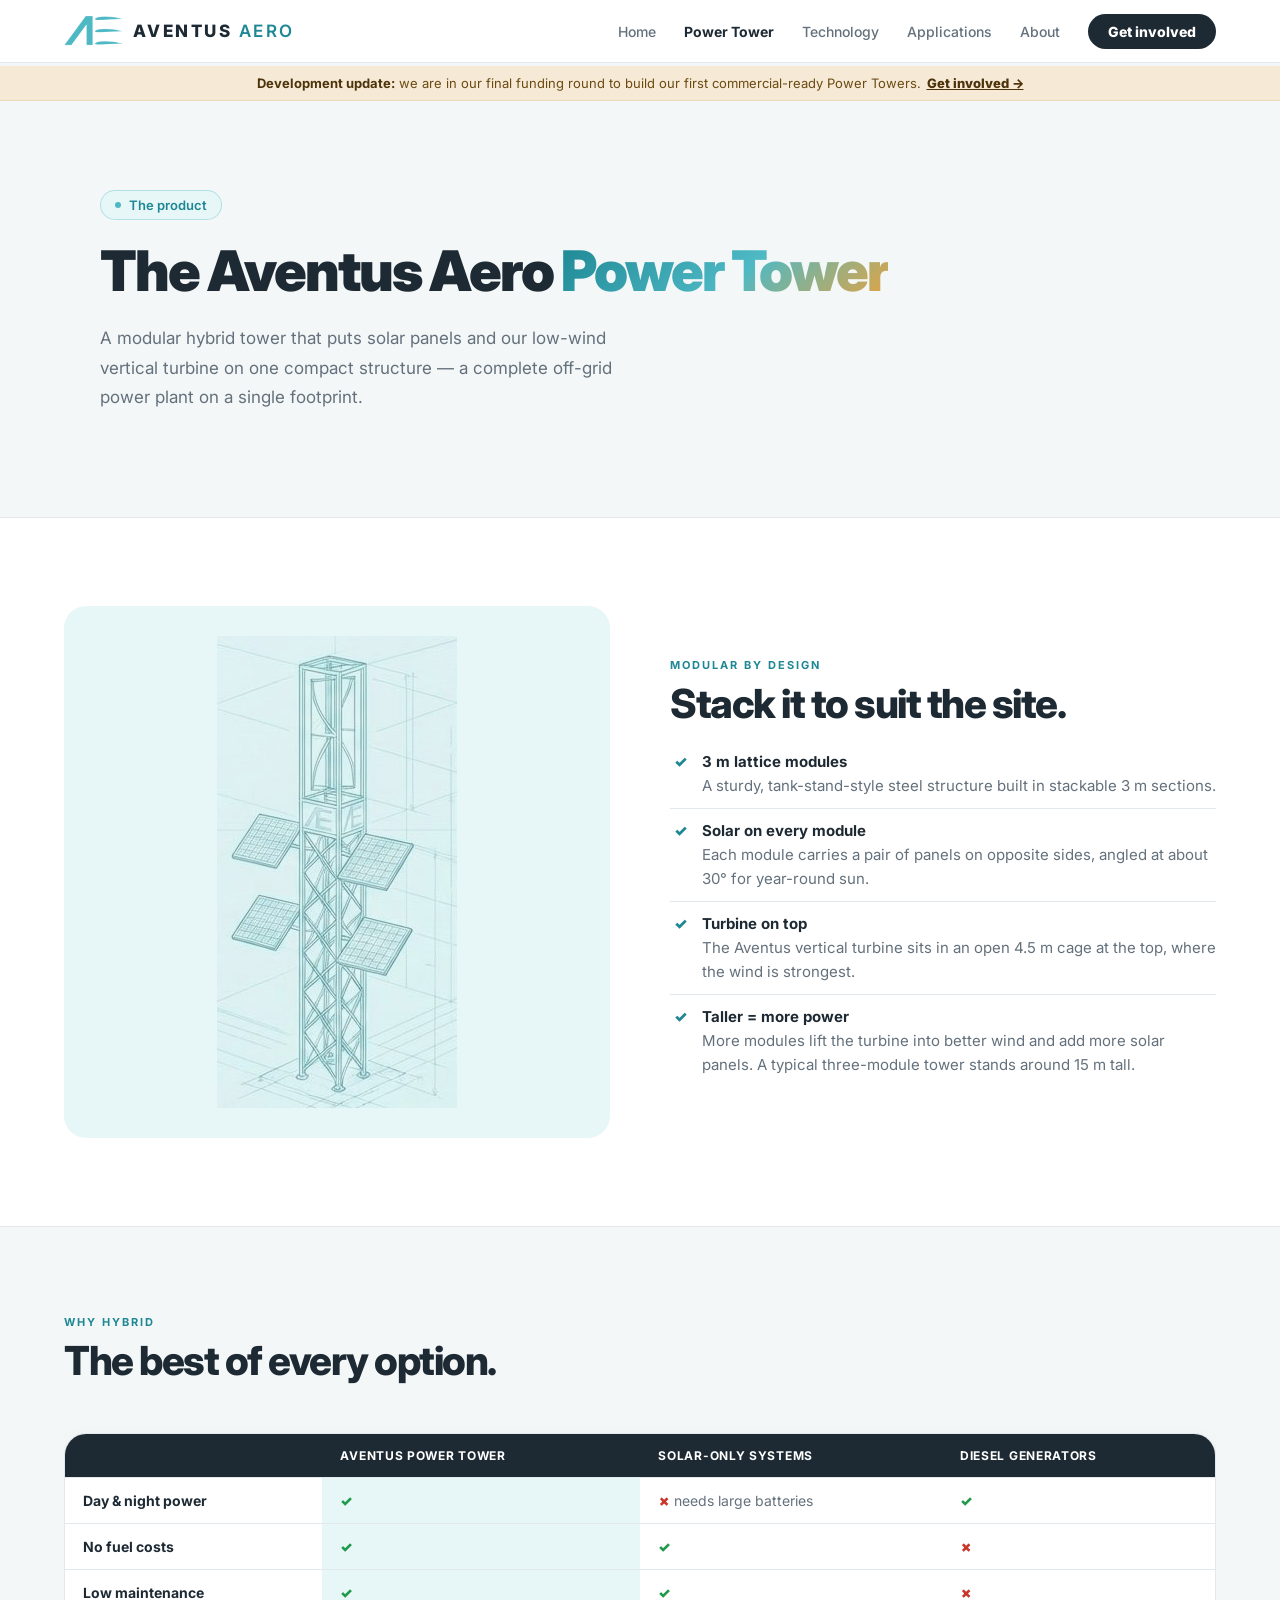
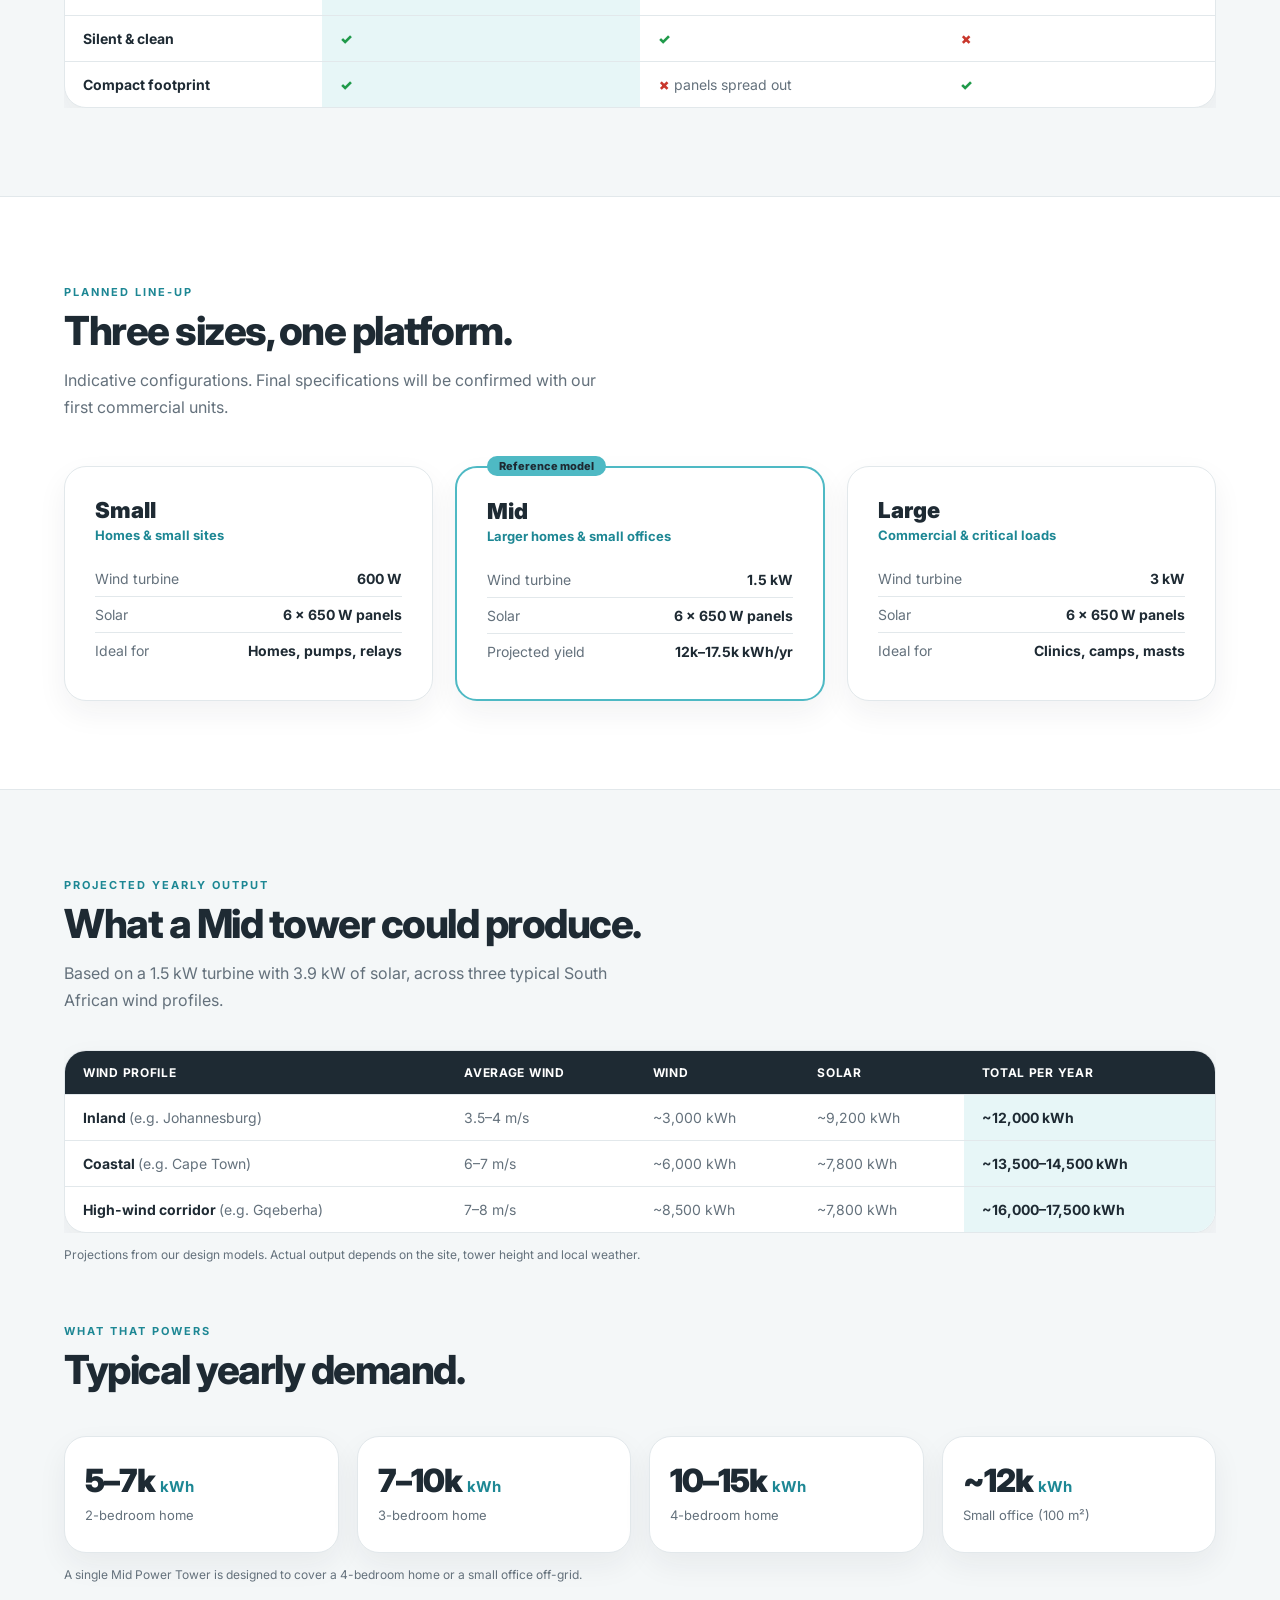
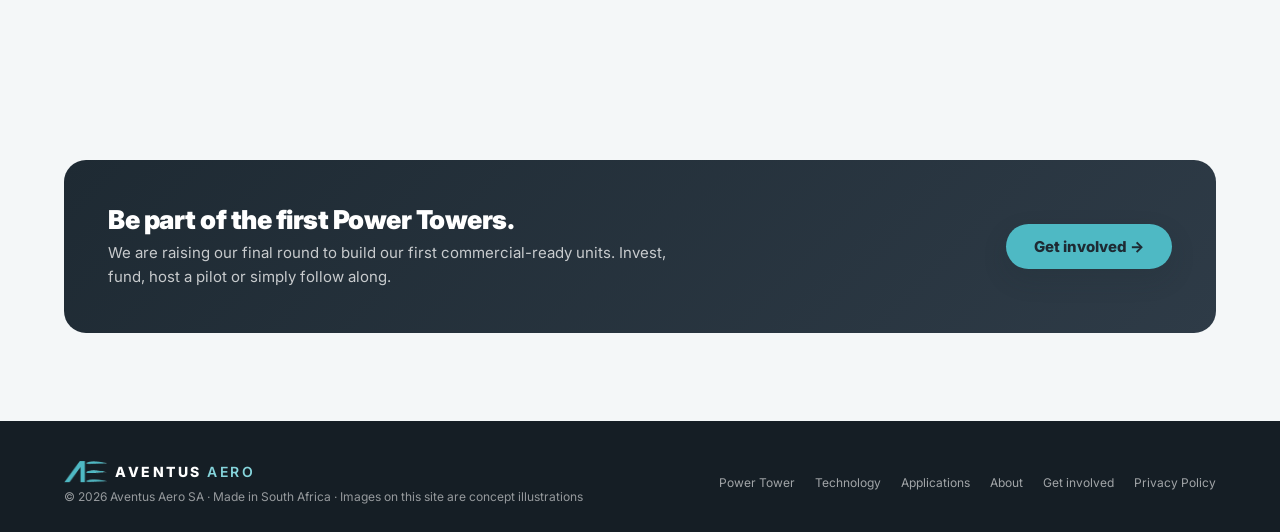
<file: power-tower.html>
<!DOCTYPE html>
<html lang="en">
<head>
<meta charset="UTF-8">
<meta name="viewport" content="width=device-width, initial-scale=1.0">
<title>The Power Tower — Aventus Aero</title>
<meta name="description" content="A modular hybrid wind + solar tower: stackable 3 m sections, solar panels on every module and the Aventus turbine on top.">
<meta property="og:type" content="website">
<meta property="og:site_name" content="Aventus Aero">
<meta property="og:title" content="The Power Tower — Aventus Aero">
<meta property="og:description" content="A modular hybrid wind + solar tower: stackable 3 m sections, solar panels on every module and the Aventus turbine on top.">
<meta property="og:image" content="images/hero-savanna.jpg">
<link rel="icon" href="images/ae-mark.png">
<link rel="preconnect" href="https://fonts.googleapis.com">
<link href="https://fonts.googleapis.com/css2?family=Inter:wght@300;400;500;600;700;800;900&display=swap" rel="stylesheet">
<link rel="stylesheet" href="styles.css">
</head>
<body>

<nav>
  <a href="index.html" class="nav-logo" aria-label="Aventus Aero home">
    <img src="images/ae-mark.png" alt="" class="brand-logo">
    <span class="brand-text">AVENTUS <em>AERO</em></span>
  </a>
  <button class="nav-toggle" aria-label="Menu" aria-expanded="false">&#9776;</button>
  <ul class="nav-links">
    <li><a href="index.html">Home</a></li><li><a href="power-tower.html" class="active">Power Tower</a></li><li><a href="technology.html">Technology</a></li><li><a href="applications.html">Applications</a></li><li><a href="about.html">About</a></li>
    <li><a href="get-involved.html" class="nav-cta">Get involved</a></li>
  </ul>
</nav>
<div class="dev-bar"><strong>Development update:</strong> we are in our final funding round to build our first commercial-ready Power Towers.<a href="get-involved.html">Get involved &rarr;</a></div>

<div class="hero-wrap"><div class="hero simple"><div>
  <div class="hero-eyebrow">The product</div>
  <h1>The Aventus Aero <em>Power Tower</em></h1>
  <p>A modular hybrid tower that puts solar panels and our low-wind vertical turbine on one compact structure &mdash; a complete off-grid power plant on a single footprint.</p>
</div></div></div>

<section class="alt-bg">
<div class="section-inner split">
  <div class="tower-figure"><img src="images/tower-wireframe.jpg" alt="Line drawing of the Power Tower: lattice tower with solar panel pairs and the turbine cage on top"></div>
  <div>
    <div class="section-eyebrow">Modular by design</div>
    <h2 class="section-title">Stack it to suit the site.</h2>
    <ul class="check-list">
      <li><strong>3 m lattice modules</strong>A sturdy, tank-stand-style steel structure built in stackable 3 m sections.</li>
      <li><strong>Solar on every module</strong>Each module carries a pair of panels on opposite sides, angled at about 30&deg; for year-round sun.</li>
      <li><strong>Turbine on top</strong>The Aventus vertical turbine sits in an open 4.5 m cage at the top, where the wind is strongest.</li>
      <li><strong>Taller = more power</strong>More modules lift the turbine into better wind and add more solar panels. A typical three-module tower stands around 15 m tall.</li>
    </ul>
  </div>
</div>
</section>

<section>
<div class="section-inner">
  <div class="section-eyebrow">Why hybrid</div>
  <h2 class="section-title">The best of every option.</h2>
  <div class="table-wrap"><table class="data-table">
    <thead><tr><th></th><th>Aventus Power Tower</th><th>Solar-only systems</th><th>Diesel generators</th></tr></thead>
    <tbody>
      <tr><td>Day &amp; night power</td><td class="hl"><span class="yes">✓</span></td><td><span class="no">✗</span> needs large batteries</td><td><span class="yes">✓</span></td></tr>
      <tr><td>No fuel costs</td><td class="hl"><span class="yes">✓</span></td><td><span class="yes">✓</span></td><td><span class="no">✗</span></td></tr>
      <tr><td>Low maintenance</td><td class="hl"><span class="yes">✓</span></td><td><span class="yes">✓</span></td><td><span class="no">✗</span></td></tr>
      <tr><td>Silent &amp; clean</td><td class="hl"><span class="yes">✓</span></td><td><span class="yes">✓</span></td><td><span class="no">✗</span></td></tr>
      <tr><td>Compact footprint</td><td class="hl"><span class="yes">✓</span></td><td><span class="no">✗</span> panels spread out</td><td><span class="yes">✓</span></td></tr>
    </tbody>
  </table></div>
</div>
</section>

<section class="alt-bg">
<div class="section-inner">
  <div class="section-eyebrow">Planned line-up</div>
  <h2 class="section-title">Three sizes, one platform.</h2>
  <p class="section-sub">Indicative configurations. Final specifications will be confirmed with our first commercial units.</p>
  <div class="size-grid">
    <div class="size-card"><div class="size-name">Small</div><div class="size-sub">Homes &amp; small sites</div><ul class="size-spec"><li>Wind turbine <b>600 W</b></li><li>Solar <b>6 &times; 650 W panels</b></li><li>Ideal for <b>Homes, pumps, relays</b></li></ul></div>
    <div class="size-card featured"><span class="size-badge">Reference model</span><div class="size-name">Mid</div><div class="size-sub">Larger homes &amp; small offices</div><ul class="size-spec"><li>Wind turbine <b>1.5 kW</b></li><li>Solar <b>6 &times; 650 W panels</b></li><li>Projected yield <b>12k&ndash;17.5k kWh/yr</b></li></ul></div>
    <div class="size-card"><div class="size-name">Large</div><div class="size-sub">Commercial &amp; critical loads</div><ul class="size-spec"><li>Wind turbine <b>3 kW</b></li><li>Solar <b>6 &times; 650 W panels</b></li><li>Ideal for <b>Clinics, camps, masts</b></li></ul></div>
  </div>
</div>
</section>

<section>
<div class="section-inner">
  <div class="section-eyebrow">Projected yearly output</div>
  <h2 class="section-title">What a Mid tower could produce.</h2>
  <p class="section-sub">Based on a 1.5 kW turbine with 3.9 kW of solar, across three typical South African wind profiles.</p>
  <div class="table-wrap"><table class="data-table">
    <thead><tr><th>Wind profile</th><th>Average wind</th><th>Wind</th><th>Solar</th><th>Total per year</th></tr></thead>
    <tbody>
      <tr><td>Inland <span style="font-weight:400;color:var(--muted)">(e.g. Johannesburg)</span></td><td>3.5&ndash;4 m/s</td><td>~3,000 kWh</td><td>~9,200 kWh</td><td class="hl">~12,000 kWh</td></tr>
      <tr><td>Coastal <span style="font-weight:400;color:var(--muted)">(e.g. Cape Town)</span></td><td>6&ndash;7 m/s</td><td>~6,000 kWh</td><td>~7,800 kWh</td><td class="hl">~13,500&ndash;14,500 kWh</td></tr>
      <tr><td>High-wind corridor <span style="font-weight:400;color:var(--muted)">(e.g. Gqeberha)</span></td><td>7&ndash;8 m/s</td><td>~8,500 kWh</td><td>~7,800 kWh</td><td class="hl">~16,000&ndash;17,500 kWh</td></tr>
    </tbody>
  </table></div>
  <p class="note">Projections from our design models. Actual output depends on the site, tower height and local weather.</p>

  <div class="section-eyebrow" style="margin-top:60px">What that powers</div>
  <h2 class="section-title">Typical yearly demand.</h2>
  <div class="num-grid">
    <div class="num-card"><div class="num-big">5&ndash;7k <small>kWh</small></div><div class="num-label">2-bedroom home</div></div>
    <div class="num-card"><div class="num-big">7&ndash;10k <small>kWh</small></div><div class="num-label">3-bedroom home</div></div>
    <div class="num-card"><div class="num-big">10&ndash;15k <small>kWh</small></div><div class="num-label">4-bedroom home</div></div>
    <div class="num-card"><div class="num-big">~12k <small>kWh</small></div><div class="num-label">Small office (100 m&sup2;)</div></div>
  </div>
  <p class="note">A single Mid Power Tower is designed to cover a 4-bedroom home or a small office off-grid.</p>
</div>
</section>
<section><div class="section-inner"><div class="cta-band"><div><h3>Be part of the first Power Towers.</h3><p>We are raising our final round to build our first commercial-ready units. Invest, fund, host a pilot or simply follow along.</p></div><a href="get-involved.html" class="btn-primary">Get involved &rarr;</a></div></div></section>
<footer>
  <div class="footer-inner">
    <div>
      <div class="footer-brand"><img src="images/ae-mark.png" alt="" style="height:22px"><span class="brand-text">AVENTUS <em>AERO</em></span></div>
      <div class="footer-copy">&copy; <span id="year">2026</span> Aventus Aero SA &middot; Made in South Africa &middot; Images on this site are concept illustrations</div>
    </div>
    <div class="footer-links">
      <a href="power-tower.html">Power Tower</a><a href="technology.html">Technology</a><a href="applications.html">Applications</a><a href="about.html">About</a><a href="get-involved.html">Get involved</a><a href="privacy.html">Privacy Policy</a>
    </div>
  </div>
</footer>
<script src="script.js"></script>
</body>
</html>
</file>
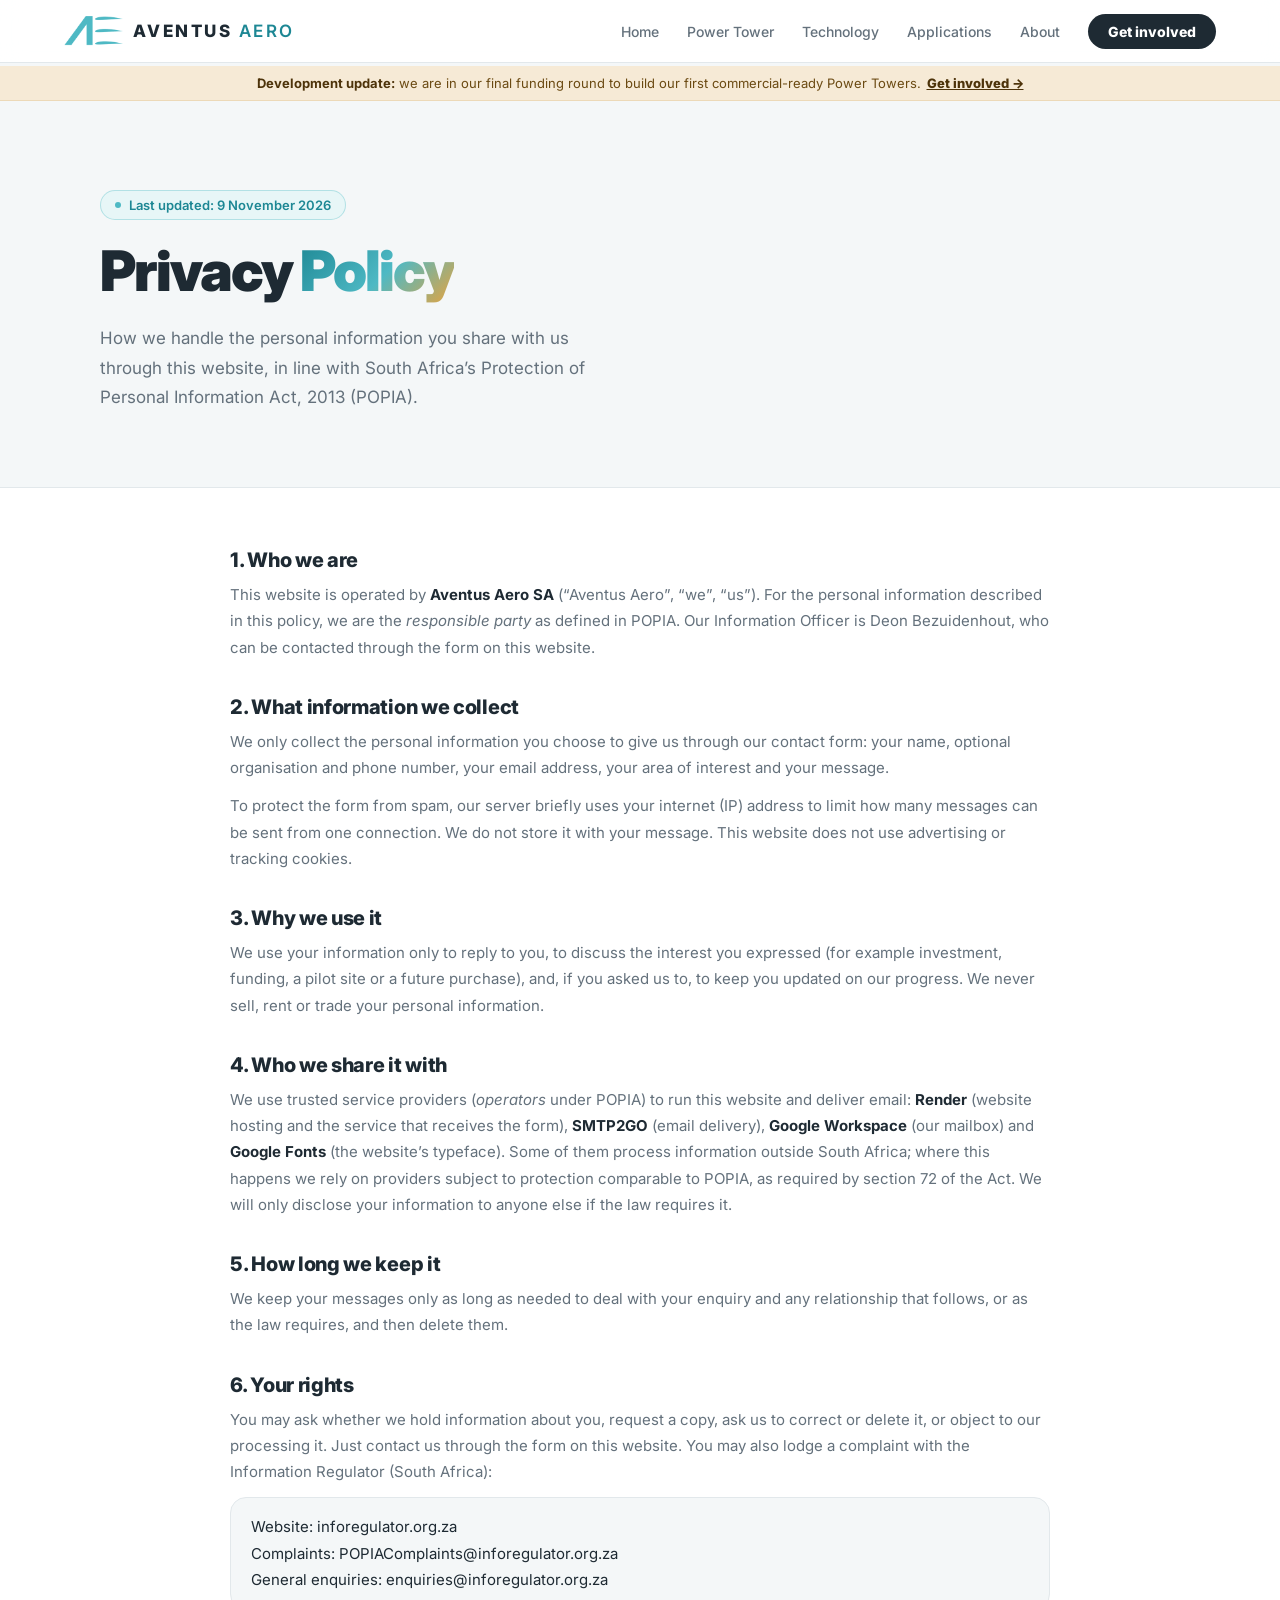
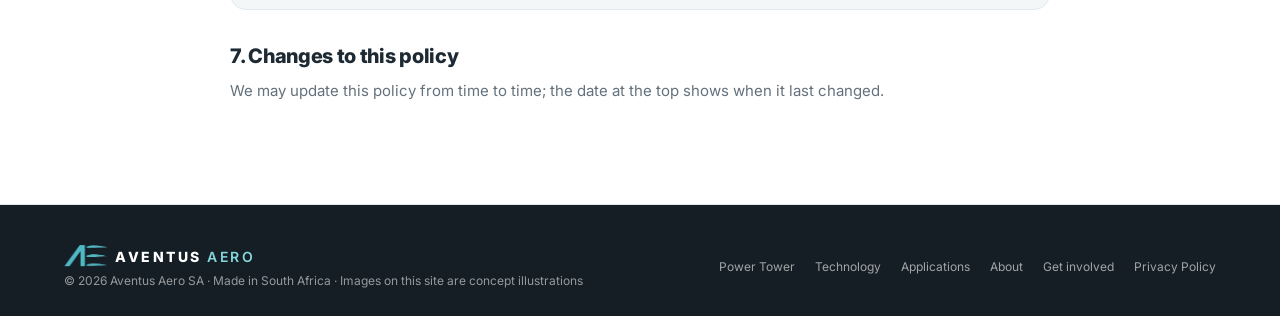
<file: privacy.html>
<!DOCTYPE html>
<html lang="en">
<head>
<meta charset="UTF-8">
<meta name="viewport" content="width=device-width, initial-scale=1.0">
<title>Privacy Policy — Aventus Aero</title>
<meta name="description" content="How Aventus Aero handles personal information submitted through this website, in line with POPIA.">
<meta property="og:type" content="website">
<meta property="og:site_name" content="Aventus Aero">
<meta property="og:title" content="Privacy Policy — Aventus Aero">
<meta property="og:description" content="How Aventus Aero handles personal information submitted through this website, in line with POPIA.">
<meta property="og:image" content="images/hero-savanna.jpg">
<link rel="icon" href="images/ae-mark.png">
<link rel="preconnect" href="https://fonts.googleapis.com">
<link href="https://fonts.googleapis.com/css2?family=Inter:wght@300;400;500;600;700;800;900&display=swap" rel="stylesheet">
<link rel="stylesheet" href="styles.css">
</head>
<body>

<nav>
  <a href="index.html" class="nav-logo" aria-label="Aventus Aero home">
    <img src="images/ae-mark.png" alt="" class="brand-logo">
    <span class="brand-text">AVENTUS <em>AERO</em></span>
  </a>
  <button class="nav-toggle" aria-label="Menu" aria-expanded="false">&#9776;</button>
  <ul class="nav-links">
    <li><a href="index.html">Home</a></li><li><a href="power-tower.html">Power Tower</a></li><li><a href="technology.html">Technology</a></li><li><a href="applications.html">Applications</a></li><li><a href="about.html">About</a></li>
    <li><a href="get-involved.html" class="nav-cta">Get involved</a></li>
  </ul>
</nav>
<div class="dev-bar"><strong>Development update:</strong> we are in our final funding round to build our first commercial-ready Power Towers.<a href="get-involved.html">Get involved &rarr;</a></div>

<div class="hero-wrap"><div class="hero simple" style="padding-bottom:40px"><div>
  <div class="hero-eyebrow">Last updated: 9 November 2026</div>
  <h1>Privacy <em>Policy</em></h1>
  <p>How we handle the personal information you share with us through this website, in line with South Africa&rsquo;s Protection of Personal Information Act, 2013 (POPIA).</p>
</div></div></div>
<section class="alt-bg" style="padding-top:60px"><div class="section-inner legal">
  <h2>1. Who we are</h2>
  <p>This website is operated by <strong>Aventus Aero SA</strong> (&ldquo;Aventus Aero&rdquo;, &ldquo;we&rdquo;, &ldquo;us&rdquo;). For the personal information described in this policy, we are the <em>responsible party</em> as defined in POPIA. Our Information Officer is Deon Bezuidenhout, who can be contacted through the form on this website.</p>
  <h2>2. What information we collect</h2>
  <p>We only collect the personal information you choose to give us through our contact form: your name, optional organisation and phone number, your email address, your area of interest and your message.</p>
  <p>To protect the form from spam, our server briefly uses your internet (IP) address to limit how many messages can be sent from one connection. We do not store it with your message. This website does not use advertising or tracking cookies.</p>
  <h2>3. Why we use it</h2>
  <p>We use your information only to reply to you, to discuss the interest you expressed (for example investment, funding, a pilot site or a future purchase), and, if you asked us to, to keep you updated on our progress. We never sell, rent or trade your personal information.</p>
  <h2>4. Who we share it with</h2>
  <p>We use trusted service providers (<em>operators</em> under POPIA) to run this website and deliver email: <strong>Render</strong> (website hosting and the service that receives the form), <strong>SMTP2GO</strong> (email delivery), <strong>Google Workspace</strong> (our mailbox) and <strong>Google Fonts</strong> (the website&rsquo;s typeface). Some of them process information outside South Africa; where this happens we rely on providers subject to protection comparable to POPIA, as required by section 72 of the Act. We will only disclose your information to anyone else if the law requires it.</p>
  <h2>5. How long we keep it</h2>
  <p>We keep your messages only as long as needed to deal with your enquiry and any relationship that follows, or as the law requires, and then delete them.</p>
  <h2>6. Your rights</h2>
  <p>You may ask whether we hold information about you, request a copy, ask us to correct or delete it, or object to our processing it. Just contact us through the form on this website. You may also lodge a complaint with the Information Regulator (South Africa):</p>
  <p class="legal-box">Website: inforegulator.org.za<br>Complaints: POPIAComplaints@inforegulator.org.za<br>General enquiries: enquiries@inforegulator.org.za</p>
  <h2>7. Changes to this policy</h2>
  <p>We may update this policy from time to time; the date at the top shows when it last changed.</p>
</div></section>

<footer>
  <div class="footer-inner">
    <div>
      <div class="footer-brand"><img src="images/ae-mark.png" alt="" style="height:22px"><span class="brand-text">AVENTUS <em>AERO</em></span></div>
      <div class="footer-copy">&copy; <span id="year">2026</span> Aventus Aero SA &middot; Made in South Africa &middot; Images on this site are concept illustrations</div>
    </div>
    <div class="footer-links">
      <a href="power-tower.html">Power Tower</a><a href="technology.html">Technology</a><a href="applications.html">Applications</a><a href="about.html">About</a><a href="get-involved.html">Get involved</a><a href="privacy.html">Privacy Policy</a>
    </div>
  </div>
</footer>
<script src="script.js"></script>
</body>
</html>
</file>
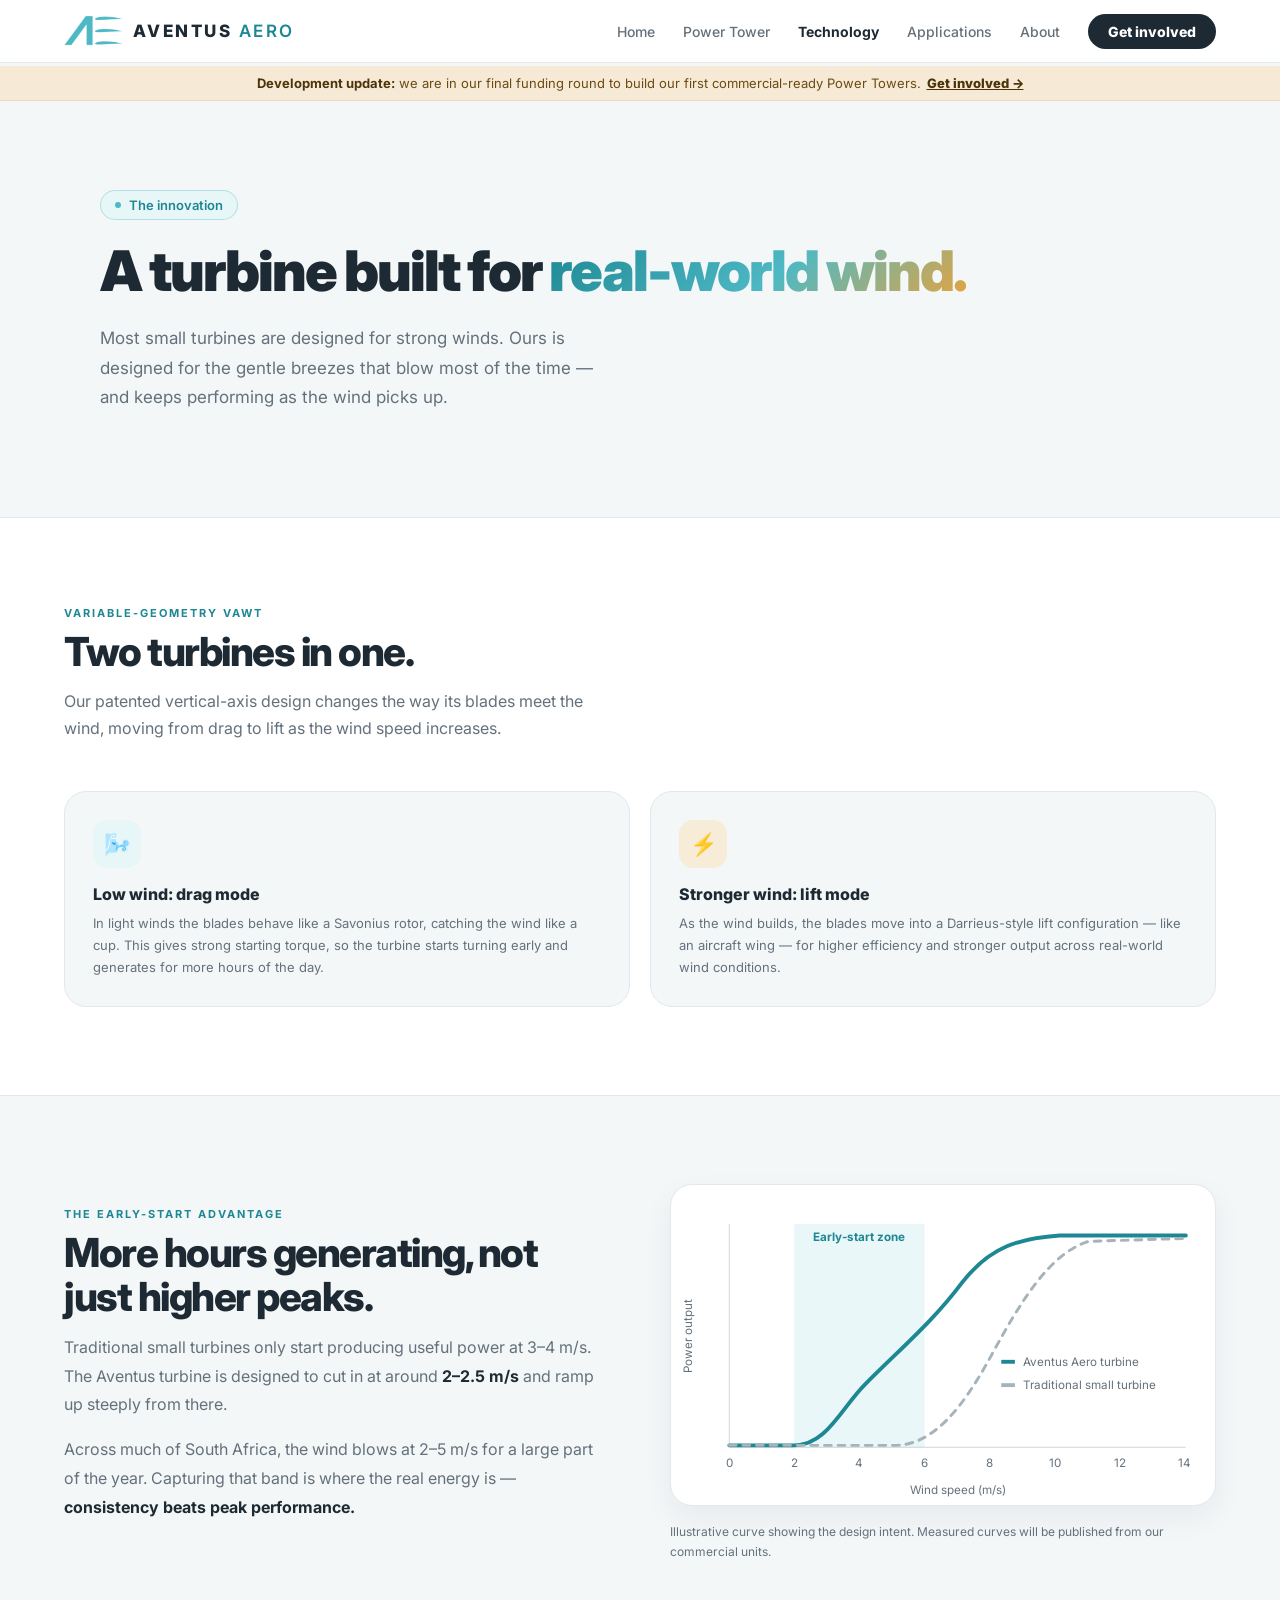
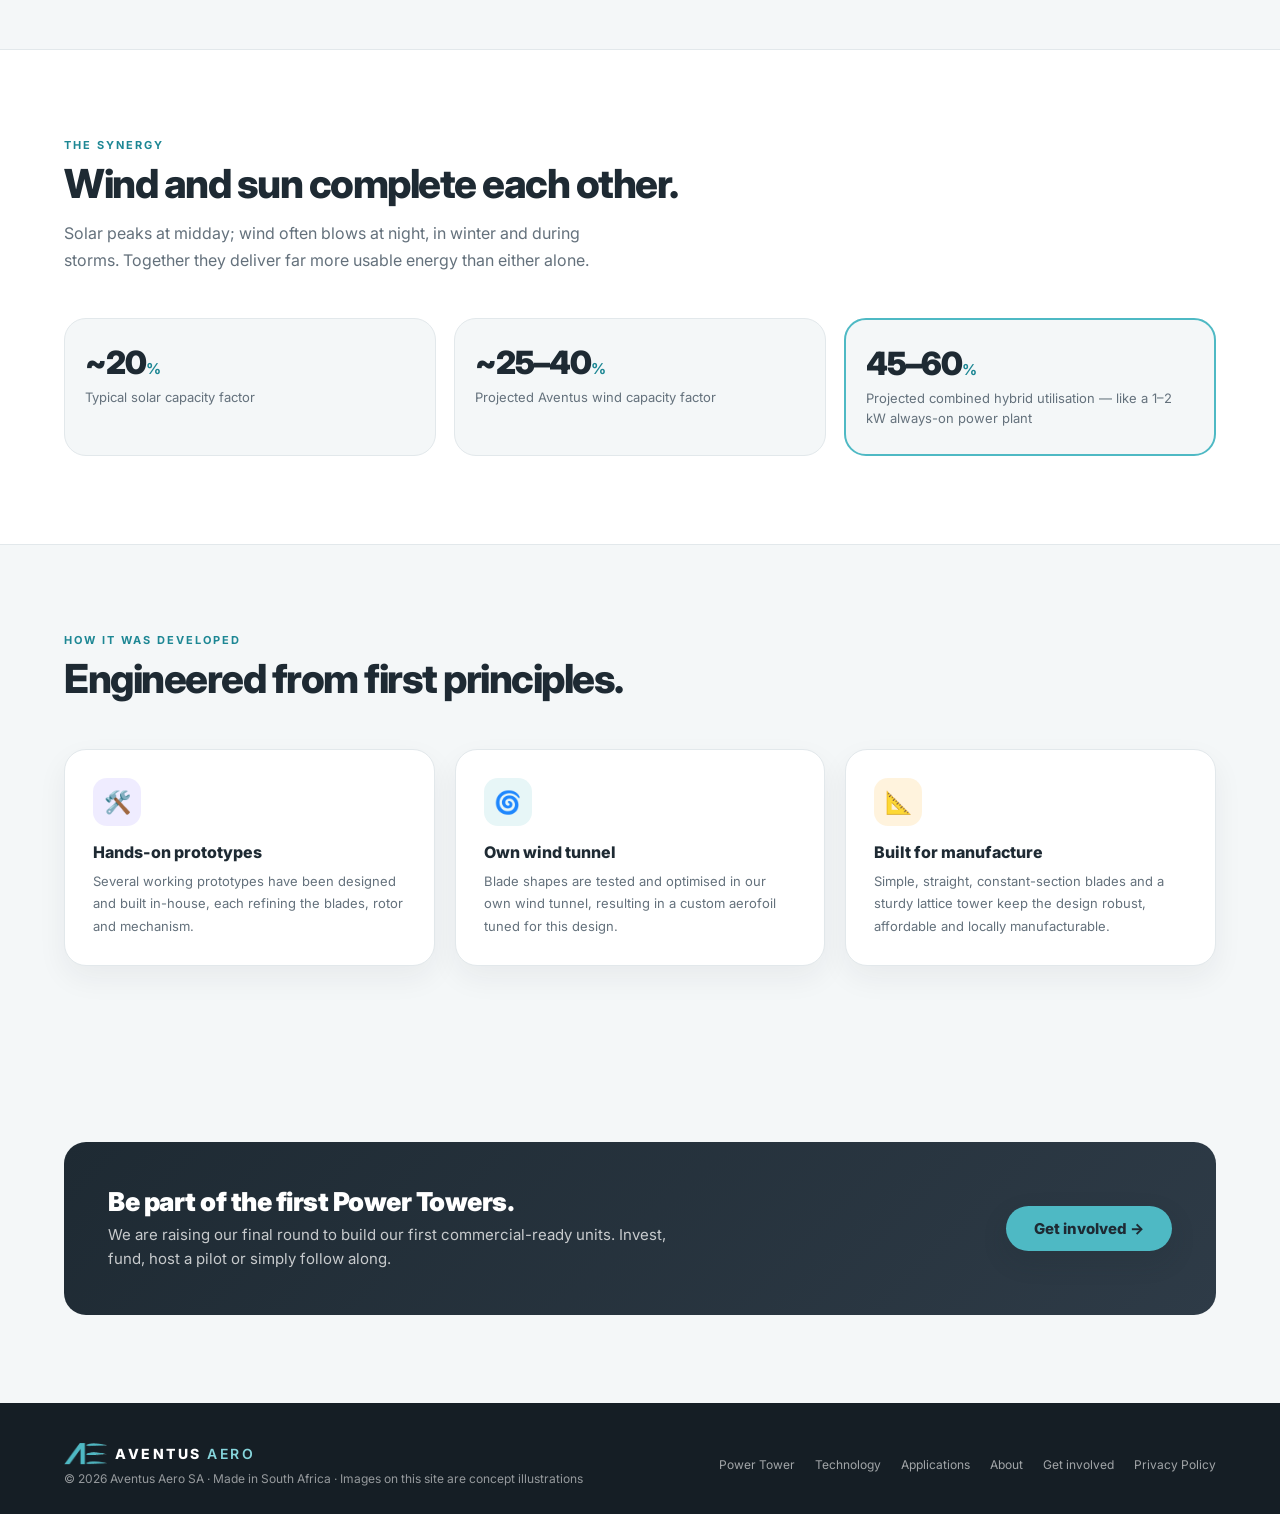
<file: technology.html>
<!DOCTYPE html>
<html lang="en">
<head>
<meta charset="UTF-8">
<meta name="viewport" content="width=device-width, initial-scale=1.0">
<title>Technology — Aventus Aero variable-geometry turbine</title>
<meta name="description" content="Our patented variable-geometry vertical-axis turbine starts in low wind and stays efficient as the wind builds.">
<meta property="og:type" content="website">
<meta property="og:site_name" content="Aventus Aero">
<meta property="og:title" content="Technology — Aventus Aero variable-geometry turbine">
<meta property="og:description" content="Our patented variable-geometry vertical-axis turbine starts in low wind and stays efficient as the wind builds.">
<meta property="og:image" content="images/hero-savanna.jpg">
<link rel="icon" href="images/ae-mark.png">
<link rel="preconnect" href="https://fonts.googleapis.com">
<link href="https://fonts.googleapis.com/css2?family=Inter:wght@300;400;500;600;700;800;900&display=swap" rel="stylesheet">
<link rel="stylesheet" href="styles.css">
</head>
<body>

<nav>
  <a href="index.html" class="nav-logo" aria-label="Aventus Aero home">
    <img src="images/ae-mark.png" alt="" class="brand-logo">
    <span class="brand-text">AVENTUS <em>AERO</em></span>
  </a>
  <button class="nav-toggle" aria-label="Menu" aria-expanded="false">&#9776;</button>
  <ul class="nav-links">
    <li><a href="index.html">Home</a></li><li><a href="power-tower.html">Power Tower</a></li><li><a href="technology.html" class="active">Technology</a></li><li><a href="applications.html">Applications</a></li><li><a href="about.html">About</a></li>
    <li><a href="get-involved.html" class="nav-cta">Get involved</a></li>
  </ul>
</nav>
<div class="dev-bar"><strong>Development update:</strong> we are in our final funding round to build our first commercial-ready Power Towers.<a href="get-involved.html">Get involved &rarr;</a></div>

<div class="hero-wrap"><div class="hero simple"><div>
  <div class="hero-eyebrow">The innovation</div>
  <h1>A turbine built for <em>real-world wind.</em></h1>
  <p>Most small turbines are designed for strong winds. Ours is designed for the gentle breezes that blow most of the time &mdash; and keeps performing as the wind picks up.</p>
</div></div></div>

<section class="alt-bg">
<div class="section-inner">
  <div class="section-eyebrow">Variable-geometry VAWT</div>
  <h2 class="section-title">Two turbines in one.</h2>
  <p class="section-sub">Our patented vertical-axis design changes the way its blades meet the wind, moving from drag to lift as the wind speed increases.</p>
  <div class="caps-grid" style="grid-template-columns:repeat(2,1fr)">
    <div class="cap-card"><div class="cap-icon teal">🌬️</div><div class="cap-title">Low wind: drag mode</div><div class="cap-desc">In light winds the blades behave like a Savonius rotor, catching the wind like a cup. This gives strong starting torque, so the turbine starts turning early and generates for more hours of the day.</div></div>
    <div class="cap-card"><div class="cap-icon orange">⚡</div><div class="cap-title">Stronger wind: lift mode</div><div class="cap-desc">As the wind builds, the blades move into a Darrieus-style lift configuration &mdash; like an aircraft wing &mdash; for higher efficiency and stronger output across real-world wind conditions.</div></div>
  </div>
</div>
</section>

<section>
<div class="section-inner split">
  <div>
    <div class="section-eyebrow">The early-start advantage</div>
    <h2 class="section-title">More hours generating, not just higher peaks.</h2>
    <div class="prose">
      <p>Traditional small turbines only start producing useful power at 3&ndash;4 m/s. The Aventus turbine is designed to cut in at around <strong>2&ndash;2.5 m/s</strong> and ramp up steeply from there.</p>
      <p>Across much of South Africa, the wind blows at 2&ndash;5 m/s for a large part of the year. Capturing that band is where the real energy is &mdash; <strong>consistency beats peak performance.</strong></p>
    </div>
  </div>
  <div><svg viewBox="0 0 560 330" role="img" aria-label="Illustrative power curve: the Aventus turbine starts producing at about 2 metres per second, earlier than a traditional turbine" style="width:100%;height:auto;background:#fff;border:1px solid var(--line);border-radius:22px;box-shadow:var(--shadow)">
<g font-family="Inter,sans-serif" font-size="12" fill="#64717c">
<line x1="60" y1="270" x2="530" y2="270" stroke="#cfd8dc"/><line x1="60" y1="40" x2="60" y2="270" stroke="#cfd8dc"/>
<text x="60" y="290" text-anchor="middle">0</text><text x="127" y="290" text-anchor="middle">2</text><text x="194" y="290" text-anchor="middle">4</text><text x="261" y="290" text-anchor="middle">6</text><text x="328" y="290" text-anchor="middle">8</text><text x="395" y="290" text-anchor="middle">10</text><text x="462" y="290" text-anchor="middle">12</text><text x="529" y="290" text-anchor="middle">14</text>
<text x="295" y="318" text-anchor="middle">Wind speed (m/s)</text>
<text x="22" y="155" text-anchor="middle" transform="rotate(-90 22 155)">Power output</text>
<rect x="127" y="40" width="134" height="230" fill="#4eb9c4" opacity=".12"/>
<text x="194" y="58" text-anchor="middle" fill="#1d8794" font-weight="700">Early-start zone</text>
<path d="M60 268 L127 268 C160 268 175 230 200 205 C240 165 270 140 300 100 C330 62 360 55 400 52 L530 52" fill="none" stroke="#1d8794" stroke-width="4" stroke-linecap="round"/>
<path d="M60 268 L230 268 C270 268 300 230 330 175 C360 120 390 70 430 58 L530 55" fill="none" stroke="#a7b3ba" stroke-width="3" stroke-dasharray="7 7" stroke-linecap="round"/>
<rect x="340" y="180" width="14" height="4" fill="#1d8794"/><text x="362" y="186">Aventus Aero turbine</text>
<rect x="340" y="204" width="14" height="4" fill="#a7b3ba"/><text x="362" y="210">Traditional small turbine</text>
</g></svg><p class="note">Illustrative curve showing the design intent. Measured curves will be published from our commercial units.</p></div>
</div>
</section>

<section class="alt-bg">
<div class="section-inner">
  <div class="section-eyebrow">The synergy</div>
  <h2 class="section-title">Wind and sun complete each other.</h2>
  <p class="section-sub">Solar peaks at midday; wind often blows at night, in winter and during storms. Together they deliver far more usable energy than either alone.</p>
  <div class="num-grid" style="grid-template-columns:repeat(3,1fr)">
    <div class="num-card"><div class="num-big">~20<small>%</small></div><div class="num-label">Typical solar capacity factor</div></div>
    <div class="num-card"><div class="num-big">~25&ndash;40<small>%</small></div><div class="num-label">Projected Aventus wind capacity factor</div></div>
    <div class="num-card" style="border:2px solid var(--cyan)"><div class="num-big">45&ndash;60<small>%</small></div><div class="num-label">Projected combined hybrid utilisation &mdash; like a 1&ndash;2 kW always-on power plant</div></div>
  </div>
</div>
</section>

<section>
<div class="section-inner">
  <div class="section-eyebrow">How it was developed</div>
  <h2 class="section-title">Engineered from first principles.</h2>
  <div class="caps-grid">
    <div class="cap-card"><div class="cap-icon blue">🛠️</div><div class="cap-title">Hands-on prototypes</div><div class="cap-desc">Several working prototypes have been designed and built in-house, each refining the blades, rotor and mechanism.</div></div>
    <div class="cap-card"><div class="cap-icon teal">🌀</div><div class="cap-title">Own wind tunnel</div><div class="cap-desc">Blade shapes are tested and optimised in our own wind tunnel, resulting in a custom aerofoil tuned for this design.</div></div>
    <div class="cap-card"><div class="cap-icon orange">📐</div><div class="cap-title">Built for manufacture</div><div class="cap-desc">Simple, straight, constant-section blades and a sturdy lattice tower keep the design robust, affordable and locally manufacturable.</div></div>
  </div>
</div>
</section>
<section><div class="section-inner"><div class="cta-band"><div><h3>Be part of the first Power Towers.</h3><p>We are raising our final round to build our first commercial-ready units. Invest, fund, host a pilot or simply follow along.</p></div><a href="get-involved.html" class="btn-primary">Get involved &rarr;</a></div></div></section>
<footer>
  <div class="footer-inner">
    <div>
      <div class="footer-brand"><img src="images/ae-mark.png" alt="" style="height:22px"><span class="brand-text">AVENTUS <em>AERO</em></span></div>
      <div class="footer-copy">&copy; <span id="year">2026</span> Aventus Aero SA &middot; Made in South Africa &middot; Images on this site are concept illustrations</div>
    </div>
    <div class="footer-links">
      <a href="power-tower.html">Power Tower</a><a href="technology.html">Technology</a><a href="applications.html">Applications</a><a href="about.html">About</a><a href="get-involved.html">Get involved</a><a href="privacy.html">Privacy Policy</a>
    </div>
  </div>
</footer>
<script src="script.js"></script>
</body>
</html>
</file>
<file: styles.css>
*,*::before,*::after{margin:0;padding:0;box-sizing:border-box}
:root{
  --navy:#1e2a33;--navy2:#2e3b47;--cyan:#4eb9c4;--cyan2:#86d5dc;--cyan-dark:#1d8794;--cyan-soft:#e7f6f7;
  --green:#e8a33d;--purple:#7b61ff;--amber:#e8a33d;--sand:#f6ead6;
  --bg:#f4f7f8;--card:#ffffff;--muted:#64717c;--line:#e2e8eb;
  --shadow:0 12px 30px rgba(30,42,51,.06);--shadow-lg:0 16px 42px rgba(30,42,51,.12);--radius:22px;
  --wa-bg:#0B141A;--wa-header:#1F2C34;--wa-out:#005C4B;--wa-in:#202C33;--wa-green:#00A884;
}
html{scroll-behavior:smooth}
body{background:var(--bg);color:var(--navy);font-family:'Inter',sans-serif;overflow-x:hidden}
a{color:inherit}

/* NAV */
nav{position:fixed;top:0;left:0;right:0;z-index:100;display:flex;align-items:center;justify-content:space-between;padding:16px 5%;background:rgba(255,255,255,.92);backdrop-filter:blur(12px);border-bottom:1px solid var(--line)}
.nav-logo{display:flex;align-items:center;gap:10px;text-decoration:none}
.logo-mark{width:34px;height:34px;border-radius:10px;background:var(--navy);display:flex;align-items:center;justify-content:center;font-weight:900;color:#fff;font-size:17px}
.logo-text{font-size:19px;font-weight:800;color:var(--navy);letter-spacing:-.5px}
.logo-text em{font-style:normal;color:var(--cyan)}
.logo-by{font-size:11px;color:var(--muted);margin-left:6px;font-weight:500}
.nav-links{display:flex;align-items:center;gap:28px;list-style:none}
.nav-links a{color:var(--muted);text-decoration:none;font-size:14px;font-weight:500;transition:color .2s}
.nav-links a:hover,.nav-links a.active{color:var(--navy);font-weight:700}
.nav-cta{background:var(--navy)!important;color:#fff!important;padding:9px 20px;border-radius:999px;font-weight:800!important}
.nav-toggle{display:none;background:none;border:1px solid var(--line);border-radius:10px;color:var(--navy);font-size:20px;width:40px;height:38px;cursor:pointer}

/* HERO */
.hero-wrap{max-width:1200px;margin:0 auto}
.hero{min-height:100vh;display:grid;grid-template-columns:1fr 300px;align-items:center;gap:60px;padding:110px 5% 80px}
.hero.simple{min-height:auto;grid-template-columns:1fr;padding:150px 5% 70px}
.hero-eyebrow{display:inline-flex;align-items:center;gap:8px;background:var(--cyan-soft);border:1px solid rgba(78,185,196,.35);color:var(--cyan-dark);padding:6px 14px;border-radius:20px;font-size:13px;font-weight:600;margin-bottom:22px}
.hero-eyebrow::before{content:'';width:6px;height:6px;background:var(--cyan);border-radius:50%;animation:pulse 2s infinite}
@keyframes pulse{0%,100%{opacity:1;transform:scale(1)}50%{opacity:.5;transform:scale(1.5)}}
.hero h1{font-size:clamp(34px,4.5vw,56px);font-weight:900;line-height:1.07;letter-spacing:-2px;margin-bottom:22px;color:var(--navy)}
.hero h1 em{font-style:normal;background:linear-gradient(135deg,var(--cyan-dark),var(--cyan) 55%,var(--green));-webkit-background-clip:text;-webkit-text-fill-color:transparent;background-clip:text}
.hero p{font-size:17px;color:var(--muted);line-height:1.75;margin-bottom:34px;max-width:520px}
.hero-actions{display:flex;gap:14px;align-items:center;flex-wrap:wrap}
.btn-primary{display:inline-block;background:var(--navy);color:#fff;padding:13px 28px;border-radius:999px;font-size:15px;font-weight:800;text-decoration:none;box-shadow:0 10px 24px rgba(30,42,51,.18);transition:all .2s;border:none;cursor:pointer;font-family:inherit}
.btn-primary:hover{background:var(--navy2);transform:translateY(-1px)}
.btn-primary:disabled{opacity:.6;cursor:wait;transform:none}
.btn-ghost{color:var(--navy);font-size:15px;font-weight:700;text-decoration:none;transition:color .2s}
.btn-ghost:hover{color:var(--cyan-dark)}

/* SMARTPHONE */
.phone-outer{width:260px;flex-shrink:0}
.phone-shell{width:260px;height:520px;background:#111;border-radius:38px;padding:10px;box-shadow:0 0 0 1px #2a2a2a,0 0 0 2.5px #111,0 0 0 4px #2d2d2d,0 40px 80px rgba(0,0,0,.7),inset 0 0 0 1px rgba(255,255,255,.04);position:relative}
.phone-shell::after{content:'';position:absolute;left:-3px;top:88px;width:3px;height:32px;background:#2a2a2a;border-radius:2px 0 0 2px;box-shadow:0 46px 0 #2a2a2a,0 88px 0 #2a2a2a}
.phone-shell::before{content:'';position:absolute;right:-3px;top:108px;width:3px;height:52px;background:#2a2a2a;border-radius:0 2px 2px 0}
.phone-screen{width:100%;height:100%;background:var(--wa-bg);border-radius:30px;overflow:hidden;display:flex;flex-direction:column;position:relative}
.pill-notch{position:absolute;top:7px;left:50%;transform:translateX(-50%);width:72px;height:20px;background:#0d0d0d;border-radius:10px;z-index:10;display:flex;align-items:center;justify-content:flex-end;padding-right:5px}
.notch-cam{width:9px;height:9px;border-radius:50%;background:#1a1a1a;border:1px solid #252525}
.status-bar{background:var(--wa-bg);padding:28px 14px 5px;display:flex;justify-content:space-between;align-items:center;flex-shrink:0}
.status-time{font-size:11px;font-weight:700;color:#fff}
.status-right{display:flex;align-items:center;gap:3px}
.sig-bars{display:flex;gap:1px;align-items:flex-end;height:9px}
.sig-bar{width:2px;background:#fff;border-radius:1px}
.sig-bar:nth-child(1){height:3px}.sig-bar:nth-child(2){height:5px}.sig-bar:nth-child(3){height:7px}.sig-bar:nth-child(4){height:9px}
.batt{width:17px;height:9px;border:1px solid rgba(255,255,255,.8);border-radius:2px;position:relative;display:flex;align-items:center;padding:1px;margin-left:2px}
.batt::after{content:'';position:absolute;right:-3px;top:50%;transform:translateY(-50%);width:2px;height:4px;background:rgba(255,255,255,.8);border-radius:0 1px 1px 0}
.batt-fill{height:100%;background:#fff;border-radius:1px;width:72%}
.wifi-txt{font-size:9px;color:#fff;margin:0 1px}
.wa-header{background:var(--wa-header);padding:7px 10px;display:flex;align-items:center;gap:8px;flex-shrink:0}
.wa-back{color:var(--wa-green);font-size:15px;line-height:1}
.wa-avatar{width:30px;height:30px;border-radius:50%;flex-shrink:0;background:linear-gradient(135deg,var(--cyan),var(--green));display:flex;align-items:center;justify-content:center;font-size:13px}
.wa-name-wrap{flex:1;min-width:0}
.wa-name{font-size:12px;font-weight:700;color:#fff}
.wa-online{font-size:10px;color:var(--wa-green)}
.wa-icons{display:flex;gap:9px;color:#8696A0;font-size:12px}
.wa-chat{flex:1;overflow-y:auto;overflow-x:hidden;padding:7px 7px 5px;display:flex;flex-direction:column;gap:3px;background:var(--wa-bg)}
.wa-chat::-webkit-scrollbar{width:0}
.chat-date{font-size:9px;color:#8696A0;background:rgba(11,20,26,.85);border-radius:5px;padding:2px 7px;align-self:center;margin:2px 0;flex-shrink:0}
.wb{max-width:83%;border-radius:7px;padding:5px 7px 3px;opacity:0;transform:translateY(5px);transition:opacity .35s ease,transform .35s ease;flex-shrink:0;word-break:break-word}
.wb.show{opacity:1;transform:translateY(0)}
.wb-out{background:var(--wa-out);align-self:flex-end;border-radius:7px 7px 0 7px}
.wb-in{background:var(--wa-in);align-self:flex-start;border-radius:7px 7px 7px 0}
.wb-text{font-size:11px;color:#E9EDEF;line-height:1.45}
.wb-time{font-size:9px;color:#8696A0;text-align:right;margin-top:2px;display:flex;justify-content:flex-end;align-items:center;gap:2px}
.wb-tick{color:var(--wa-green)}
.wb-voice{background:var(--wa-out);align-self:flex-end;border-radius:7px 7px 0 7px;padding:7px 8px;display:flex;align-items:center;gap:6px;width:175px;flex-shrink:0;opacity:0;transform:translateY(5px);transition:opacity .35s,transform .35s}
.wb-voice.show{opacity:1;transform:translateY(0)}
.vb-play{width:26px;height:26px;border-radius:50%;background:var(--wa-green);display:flex;align-items:center;justify-content:center;flex-shrink:0}
.vb-play::after{content:'';border-left:7px solid #fff;border-top:4px solid transparent;border-bottom:4px solid transparent;margin-left:2px}
.vb-wave{flex:1;display:flex;align-items:center;gap:1.5px;height:22px}
.vb-bar{width:2px;border-radius:2px;background:rgba(255,255,255,.3);animation:vbw 1s ease-in-out infinite}
.vb-bar.hi{background:rgba(255,255,255,.8)}
.vb-bar:nth-child(1){height:5px;animation-delay:0s}
.vb-bar:nth-child(2){height:11px;animation-delay:.07s}
.vb-bar:nth-child(3){height:17px;animation-delay:.14s}
.vb-bar:nth-child(4){height:8px;animation-delay:.21s}
.vb-bar:nth-child(5){height:19px;animation-delay:.28s}
.vb-bar:nth-child(6){height:13px;animation-delay:.21s}
.vb-bar:nth-child(7){height:9px;animation-delay:.14s}
.vb-bar:nth-child(8){height:15px;animation-delay:.07s}
.vb-bar:nth-child(9){height:6px;animation-delay:0s}
@keyframes vbw{0%,100%{transform:scaleY(1)}50%{transform:scaleY(.4)}}
.vb-dur{font-size:9px;color:#8696A0}
.wb-typing{background:var(--wa-in);align-self:flex-start;border-radius:7px 7px 7px 0;padding:8px 10px;display:flex;gap:3px;align-items:center;flex-shrink:0;opacity:0;transform:translateY(5px);transition:opacity .35s,transform .35s}
.wb-typing.show{opacity:1;transform:translateY(0)}
.td{width:5px;height:5px;border-radius:50%;background:#8696A0;animation:tdot 1.2s ease-in-out infinite}
.td:nth-child(2){animation-delay:.2s}.td:nth-child(3){animation-delay:.4s}
@keyframes tdot{0%,60%,100%{transform:translateY(0);opacity:.4}30%{transform:translateY(-4px);opacity:1}}
.wb-result{background:#162630;border:1px solid rgba(0,168,132,.3);border-radius:7px 7px 7px 0;align-self:flex-start;padding:8px 9px 5px;min-width:160px;flex-shrink:0;opacity:0;transform:translateY(5px);transition:opacity .35s,transform .35s}
.wb-result.show{opacity:1;transform:translateY(0)}
.wr-label{font-size:9px;color:var(--wa-green);font-weight:700;text-transform:uppercase;letter-spacing:.7px;margin-bottom:3px;display:flex;align-items:center;gap:3px}
.wr-value{font-size:17px;font-weight:800;color:#fff;letter-spacing:-.5px}
.wr-sub{font-size:9px;color:#8696A0;margin-top:2px;line-height:1.4}
.wa-input{background:var(--wa-bg);padding:5px 7px;display:flex;align-items:center;gap:5px;flex-shrink:0}
.wa-emoji{width:22px;height:22px;background:#1F2C34;border-radius:50%;display:flex;align-items:center;justify-content:center;font-size:10px;color:#8696A0}
.wa-textbox{flex:1;background:#1F2C34;border-radius:18px;padding:5px 10px;font-size:10px;color:#8696A0}
.wa-attach{font-size:12px;color:#8696A0}
.wa-mic-btn{width:30px;height:30px;border-radius:50%;background:var(--wa-green);display:flex;align-items:center;justify-content:center;font-size:12px}

/* STATS */
.stats-bar{padding:0 5%}
.stats-inner{max-width:1200px;margin:0 auto;display:grid;grid-template-columns:repeat(4,1fr);gap:18px;text-align:center}
.stats-inner > div{background:var(--card);border:1px solid var(--line);border-radius:var(--radius);box-shadow:var(--shadow);padding:22px 14px}
.stat-num{font-size:34px;font-weight:900;letter-spacing:-1px;background:linear-gradient(135deg,var(--navy),var(--cyan-dark));-webkit-background-clip:text;-webkit-text-fill-color:transparent;background-clip:text}
.stat-label{font-size:12px;color:var(--muted);margin-top:3px}

/* SECTIONS */
section{padding:88px 5%}
.section-inner{max-width:1200px;margin:0 auto}
.section-eyebrow{font-size:11px;font-weight:700;letter-spacing:2px;text-transform:uppercase;color:var(--cyan-dark);margin-bottom:10px}
.section-title{font-size:clamp(26px,3.5vw,40px);font-weight:800;letter-spacing:-1.5px;line-height:1.1;color:var(--navy);margin-bottom:14px}
.section-sub{font-size:16px;color:var(--muted);max-width:560px;line-height:1.7}
.alt-bg{background:var(--card);border-top:1px solid var(--line);border-bottom:1px solid var(--line)}

/* CARDS */
.caps-grid{display:grid;grid-template-columns:repeat(3,1fr);gap:20px;margin-top:48px}
.cap-card{background:var(--card);border:1px solid var(--line);border-radius:var(--radius);box-shadow:var(--shadow);padding:28px;transition:all .3s;position:relative;overflow:hidden}
.alt-bg .cap-card{background:var(--bg);box-shadow:none}
.cap-card::before{content:'';position:absolute;top:0;left:0;right:0;height:3px;background:linear-gradient(90deg,var(--cyan),var(--cyan2));opacity:0;transition:opacity .3s}
.cap-card:hover{border-color:rgba(78,185,196,.5);transform:translateY(-2px);box-shadow:var(--shadow-lg)}.cap-card:hover::before{opacity:1}
.cap-icon{width:48px;height:48px;border-radius:14px;display:flex;align-items:center;justify-content:center;font-size:22px;margin-bottom:16px}
.cap-icon.blue{background:rgba(123,97,255,.12)}.cap-icon.teal{background:var(--cyan-soft)}.cap-icon.orange{background:rgba(255,176,32,.15)}
.cap-title{font-size:16px;font-weight:800;color:var(--navy);margin-bottom:8px}
.cap-desc{font-size:13px;color:var(--muted);line-height:1.7}
.soon{display:inline-block;font-size:10px;font-weight:700;color:#b77700;background:rgba(255,176,32,.12);border:1px solid rgba(255,176,32,.45);border-radius:10px;padding:1px 8px;margin-left:6px;vertical-align:middle;text-transform:uppercase;letter-spacing:.5px}

/* PRODUCT CARDS (home) */
.product-grid{display:grid;grid-template-columns:repeat(3,1fr);gap:22px;margin-top:48px}
.product-card{background:var(--bg);border:1px solid var(--line);border-radius:var(--radius);padding:32px;display:flex;flex-direction:column;text-decoration:none;transition:all .3s;position:relative;overflow:hidden}
.product-card::before{content:'';position:absolute;top:0;left:0;right:0;height:4px;background:linear-gradient(90deg,var(--cyan),var(--cyan2))}
.product-card:hover{border-color:rgba(78,185,196,.5);transform:translateY(-3px);background:var(--card);box-shadow:var(--shadow-lg)}
.product-name{font-size:24px;font-weight:800;letter-spacing:-.5px;color:var(--navy);margin:16px 0 6px}
.product-name em{font-style:normal;color:var(--cyan)}
.product-tag{font-size:13px;font-weight:700;color:var(--cyan-dark);margin-bottom:14px}
.product-desc{font-size:14px;color:var(--muted);line-height:1.7;flex:1}
.product-link{margin-top:22px;font-size:14px;font-weight:800;color:var(--navy)}
.product-card:hover .product-link{color:var(--cyan-dark)}

/* HOW */
.steps{display:grid;grid-template-columns:repeat(4,1fr);gap:0;margin-top:48px;position:relative}
.steps::before{content:'';position:absolute;top:27px;left:12%;right:12%;height:2px;background:linear-gradient(90deg,var(--cyan),var(--cyan2));opacity:.35}
.step{text-align:center;padding:0 16px}
.step-num{width:54px;height:54px;border-radius:50%;background:linear-gradient(135deg,var(--cyan),var(--cyan2));display:flex;align-items:center;justify-content:center;font-size:18px;font-weight:900;color:var(--navy);margin:0 auto 18px;position:relative;z-index:1}
.step-title{font-size:14px;font-weight:800;color:var(--navy);margin-bottom:8px}
.step-desc{font-size:13px;color:var(--muted);line-height:1.6}

/* INDUSTRIES */
.industries-grid{display:grid;grid-template-columns:repeat(3,1fr);gap:14px;margin-top:44px}
.industry-card{background:var(--card);border:1px solid var(--line);border-radius:18px;box-shadow:var(--shadow);padding:20px;display:flex;align-items:center;gap:14px;transition:all .2s}
.industry-card:hover{border-color:var(--cyan)}
.alt-bg .industry-card{background:var(--bg);box-shadow:none}
.industry-icon{font-size:28px;flex-shrink:0}
.industry-name{font-size:14px;font-weight:800;color:var(--navy)}
.industry-desc{font-size:12px;color:var(--muted);margin-top:2px}

/* PRICING CALLOUT */
.pricing-callout{margin-top:40px;background:var(--cyan-soft);border:1px solid rgba(78,185,196,.45);border-radius:var(--radius);padding:36px;display:grid;grid-template-columns:1fr auto;gap:30px;align-items:center}
.pricing-points{list-style:none;display:grid;grid-template-columns:1fr 1fr;gap:10px 30px}
.pricing-points li{font-size:14px;color:var(--navy);font-weight:600;display:flex;gap:8px}
.pricing-points li::before{content:'✓';color:var(--cyan-dark);font-weight:700}

/* SPLIT (about) */
.split{display:grid;grid-template-columns:1fr 1fr;gap:60px;align-items:start}
.prose p{font-size:16px;color:var(--muted);line-height:1.8;margin-bottom:18px}
.prose p strong{color:var(--navy)}
.fact-list{list-style:none;margin-top:8px}
.fact-list li{padding:16px 0;border-bottom:1px solid var(--line);display:flex;gap:14px;align-items:flex-start}
.fact-list li:last-child{border:none}
.fact-icon{font-size:22px;flex-shrink:0}
.fact-title{font-size:15px;font-weight:800;color:var(--navy)}
.fact-desc{font-size:13px;color:var(--muted);margin-top:3px;line-height:1.6}

/* CONTACT FORM */
.contact-section{background:linear-gradient(135deg,var(--navy),var(--navy2));padding:96px 5%;position:relative;overflow:hidden}
.contact-section::before{content:'';position:absolute;top:-50%;left:-50%;width:200%;height:200%;background:radial-gradient(ellipse at center,rgba(78,185,196,.10) 0%,transparent 60%);pointer-events:none}
.contact-inner{max-width:1100px;margin:0 auto;display:grid;grid-template-columns:1fr 1.2fr;gap:60px;position:relative;z-index:1;align-items:start}
.contact-inner h2{font-size:clamp(30px,4vw,44px);font-weight:900;letter-spacing:-2px;color:#fff;margin-bottom:14px}
.contact-inner > div > p{font-size:16px;color:rgba(255,255,255,.75);line-height:1.7;margin-bottom:24px}
.contact-note{font-size:13px;color:rgba(255,255,255,.75);line-height:1.9}
.contact-note strong{color:#fff}
.contact-section .section-eyebrow{color:var(--cyan2)}
.contact-form{background:var(--card);border-radius:var(--radius);padding:32px;box-shadow:0 20px 50px rgba(0,0,0,.25)}
.form-row{display:grid;grid-template-columns:1fr 1fr;gap:16px}
.field{margin-bottom:16px}
.field label{display:block;font-size:12px;font-weight:600;color:var(--muted);margin-bottom:6px;text-transform:uppercase;letter-spacing:.6px}
.field input,.field select,.field textarea{width:100%;background:var(--bg);border:1px solid var(--line);border-radius:12px;padding:12px 14px;color:var(--navy);font-family:inherit;font-size:14px;transition:border-color .2s}
.field input:focus,.field select:focus,.field textarea:focus{outline:none;border-color:var(--cyan);box-shadow:0 0 0 3px rgba(78,185,196,.18)}
.field textarea{min-height:120px;resize:vertical}
.hp{position:absolute;left:-9999px;opacity:0;height:0;width:0}
.form-status{margin-top:14px;font-size:14px;line-height:1.5;display:none}
.form-status.ok{display:block;color:#119a35;font-weight:600}
.form-status.err{display:block;color:#d61d16;font-weight:600}

/* FOOTER */
footer{background:#151e25;padding:40px 5% 28px}
.footer-inner{max-width:1200px;margin:0 auto;display:flex;justify-content:space-between;align-items:center;flex-wrap:wrap;gap:16px}
.footer-brand{display:flex;align-items:center;gap:8px;margin-bottom:6px}
.footer-copy{font-size:12px;color:rgba(255,255,255,.55)}
.footer-links{display:flex;gap:20px;flex-wrap:wrap}
.footer-links a{font-size:12px;color:rgba(255,255,255,.6);text-decoration:none;transition:color .2s}
.footer-links a:hover{color:var(--cyan2)}

/* RESPONSIVE */
@media(max-width:960px){
  .hero{grid-template-columns:1fr;padding-top:96px}
  .hero.simple{padding-top:120px}
  .phone-outer{display:none}
  .caps-grid,.steps,.product-grid,.split,.contact-inner,.pricing-callout{grid-template-columns:1fr}
  .industries-grid{grid-template-columns:1fr 1fr}
  .stats-inner{grid-template-columns:1fr 1fr}
  .steps{gap:30px}
  .steps::before{display:none}
  .pricing-points{grid-template-columns:1fr}
  .nav-toggle{display:block}
  .nav-links{display:none;position:absolute;top:100%;left:0;right:0;flex-direction:column;align-items:stretch;gap:0;background:#fff;border-bottom:1px solid var(--line);padding:8px 5% 16px;box-shadow:var(--shadow)}
  .nav-links.open{display:flex}
  .nav-links li a{display:block;padding:12px 0;font-size:16px}
  .nav-cta{text-align:center;margin-top:8px}
}
@media(max-width:560px){
  .form-row{grid-template-columns:1fr}
  .industries-grid{grid-template-columns:1fr}
}

/* LEGAL / PRIVACY */
.legal{max-width:820px}
.legal h2{font-size:20px;font-weight:800;color:var(--navy);margin:34px 0 10px;letter-spacing:-.3px}
.legal h2:first-child{margin-top:0}
.legal p,.legal li{font-size:15px;color:var(--muted);line-height:1.75}
.legal p{margin-bottom:12px}
.legal ul{margin:0 0 12px 22px}
.legal li{margin-bottom:6px}
.legal strong{color:var(--navy)}
.legal-box{background:var(--bg);border:1px solid var(--line);border-radius:16px;padding:16px 20px;color:var(--navy)!important}
.form-privacy{margin-top:14px;font-size:12px;color:var(--muted);line-height:1.5}
.form-privacy a{color:var(--cyan-dark);font-weight:700}

/* LOGO ICON */
.logo-icon{height:32px;width:auto;display:block}
.logo-icon.sm{height:24px}

/* ===== AVENTUS ADDITIONS ===== */
.brand-logo{height:30px;width:auto;display:block}
.brand-text{font-size:17px;font-weight:800;letter-spacing:2.5px;color:var(--navy)}
.brand-text em{font-style:normal;color:var(--cyan-dark);font-weight:600}
footer .brand-text{color:#fff;font-size:14px}
footer .brand-text em{color:var(--cyan2)}

.dev-bar{position:fixed;top:66px;left:0;right:0;z-index:99;background:var(--sand);border-bottom:1px solid #ecd9b8;color:#6b4a12;font-size:13px;text-align:center;padding:8px 5%;line-height:1.4}
.dev-bar strong{color:#4d330a}
.dev-bar a{color:#4d330a;font-weight:800;margin-left:6px;white-space:nowrap}

.photo-hero{position:relative;min-height:88vh;display:flex;align-items:flex-end;padding:180px 5% 80px;background-size:cover;background-position:center;color:#fff}
.photo-hero::before{content:'';position:absolute;inset:0;background:linear-gradient(90deg,rgba(20,30,38,.82) 0%,rgba(20,30,38,.55) 45%,rgba(20,30,38,.05) 80%)}
.photo-hero .inner{position:relative;max-width:1200px;margin:0 auto;width:100%}
.photo-hero h1{font-size:clamp(36px,5vw,62px);font-weight:900;line-height:1.05;letter-spacing:-2px;margin-bottom:20px;max-width:640px}
.photo-hero h1 em{font-style:normal;color:var(--cyan2)}
.photo-hero p{font-size:18px;line-height:1.7;max-width:540px;color:rgba(255,255,255,.88);margin-bottom:32px}
.photo-hero .btn-primary{background:var(--cyan);color:var(--navy)}
.photo-hero .btn-primary:hover{background:var(--cyan2)}
.photo-hero .btn-ghost{color:#fff}
.photo-hero .hero-eyebrow{background:rgba(255,255,255,.12);border-color:rgba(255,255,255,.3);color:#fff}
.concept-tag{white-space:nowrap;position:absolute;right:14px;bottom:12px;background:rgba(20,30,38,.72);color:#fff;font-size:11px;font-weight:600;letter-spacing:.4px;padding:4px 10px;border-radius:999px;z-index:2}
.photo-hero .concept-tag{right:5%;bottom:24px}

.fig{position:relative;border-radius:var(--radius);overflow:hidden;box-shadow:var(--shadow);background:#dfe6e9}
.fig img{display:block;width:100%;height:100%;object-fit:cover}

.split{display:grid;grid-template-columns:1fr 1fr;gap:60px;align-items:center}
.split.top{align-items:start}
.prose p{font-size:16px;color:var(--muted);line-height:1.8;margin-bottom:16px}
.prose strong{color:var(--navy)}
.check-list{list-style:none;margin-top:10px}
.check-list li{padding:10px 0 10px 32px;position:relative;font-size:15px;color:var(--muted);line-height:1.6;border-bottom:1px solid var(--line)}
.check-list li:last-child{border:none}
.check-list li::before{content:'✓';position:absolute;left:4px;top:10px;color:var(--cyan-dark);font-weight:900}
.check-list li strong{color:var(--navy);display:block}

.num-grid{display:grid;grid-template-columns:repeat(4,1fr);gap:18px;margin-top:44px}
.num-card{background:var(--card);border:1px solid var(--line);border-radius:var(--radius);box-shadow:var(--shadow);padding:26px 20px}
.alt-bg .num-card{background:var(--bg);box-shadow:none}
.num-big{font-size:32px;font-weight:900;letter-spacing:-1px;color:var(--navy);line-height:1.1}
.num-big small{font-size:15px;font-weight:700;color:var(--cyan-dark);letter-spacing:0}
.num-label{font-size:13px;color:var(--muted);margin-top:8px;line-height:1.5}

.tower-figure{background:var(--cyan-soft);border-radius:var(--radius);padding:30px;display:flex;justify-content:center}
.tower-figure img{max-height:520px;width:auto;mix-blend-mode:multiply}

.data-table{width:100%;border-collapse:separate;border-spacing:0;margin-top:36px;background:var(--card);border:1px solid var(--line);border-radius:var(--radius);overflow:hidden;box-shadow:var(--shadow);font-size:14px}
.data-table th,.data-table td{padding:14px 18px;text-align:left;border-bottom:1px solid var(--line)}
.data-table thead th{background:var(--navy);color:#fff;font-size:12px;text-transform:uppercase;letter-spacing:.7px}
.data-table tbody tr:last-child td{border-bottom:none}
.data-table td{color:var(--muted)}
.data-table td:first-child{color:var(--navy);font-weight:700}
.data-table .yes{color:#1f9a4a;font-weight:900}
.data-table .no{color:#c9372c;font-weight:900}
.data-table .hl{background:var(--cyan-soft);color:var(--navy);font-weight:700}
.table-wrap{overflow-x:auto}
.note{font-size:12px;color:var(--muted);margin-top:12px;line-height:1.6}

.size-grid{display:grid;grid-template-columns:repeat(3,1fr);gap:22px;margin-top:44px}
.size-card{background:var(--card);border:1px solid var(--line);border-radius:var(--radius);box-shadow:var(--shadow);padding:30px;position:relative}
.size-card.featured{border:2px solid var(--cyan)}
.size-badge{position:absolute;top:-12px;left:30px;background:var(--cyan);color:var(--navy);font-size:11px;font-weight:800;padding:3px 12px;border-radius:999px}
.size-name{font-size:22px;font-weight:900;color:var(--navy)}
.size-sub{font-size:13px;color:var(--cyan-dark);font-weight:700;margin:4px 0 18px}
.size-spec{list-style:none}
.size-spec li{display:flex;justify-content:space-between;gap:10px;padding:9px 0;border-bottom:1px solid var(--line);font-size:14px;color:var(--muted)}
.size-spec li:last-child{border:none}
.size-spec li b{color:var(--navy)}

.app-row{display:grid;grid-template-columns:1fr 1fr;gap:50px;align-items:center;padding:56px 0;border-bottom:1px solid var(--line)}
.app-row:last-child{border-bottom:none}
.app-row.flip .app-text{order:2}
.app-imgs{display:grid;grid-template-columns:1fr 1fr;gap:14px;align-items:center}
.app-imgs .fig{height:auto;width:fit-content;max-width:100%;justify-self:center;background:none}
.app-imgs .fig img{width:auto;max-width:100%;height:auto;max-height:340px;object-fit:contain}
.app-tag{font-size:13px;font-weight:800;color:var(--cyan-dark);letter-spacing:1.5px;text-transform:uppercase}
.app-title{font-size:30px;font-weight:900;color:var(--navy);letter-spacing:-1px;margin:6px 0 4px}
.app-sub{font-size:15px;font-weight:700;color:#a8701c;margin-bottom:14px}
.app-text p{font-size:16px;color:var(--muted);line-height:1.8}

.app-grid{display:grid;grid-template-columns:repeat(4,1fr);gap:18px;margin-top:44px}
.app-card{background:var(--card);border:1px solid var(--line);border-radius:var(--radius);overflow:hidden;box-shadow:var(--shadow);text-decoration:none;transition:all .25s}
.app-card:hover{transform:translateY(-3px);box-shadow:var(--shadow-lg)}
.app-card .fig{border-radius:0;box-shadow:none;height:170px}
.app-card-body{padding:16px 18px 20px}
.app-card-body b{display:block;color:var(--navy);font-size:15px}
.app-card-body span{font-size:13px;color:var(--muted)}

.status-panel{background:linear-gradient(135deg,#fff8ec,#fdf2df);border:1px solid #f0d9b0;border-radius:var(--radius);padding:36px;display:grid;grid-template-columns:auto 1fr;gap:26px;align-items:start}
.status-icon{width:56px;height:56px;border-radius:16px;background:var(--amber);display:flex;align-items:center;justify-content:center;font-size:26px}
.status-panel h3{font-size:22px;color:var(--navy);margin-bottom:10px;font-weight:900}
.status-panel p{font-size:15px;color:#6b5a3e;line-height:1.75;margin-bottom:10px}

.timeline{list-style:none;margin-top:40px;position:relative}
.timeline::before{content:'';position:absolute;left:19px;top:6px;bottom:6px;width:2px;background:var(--line)}
.timeline li{position:relative;padding:0 0 28px 60px}
.timeline li::before{content:'';position:absolute;left:10px;top:4px;width:20px;height:20px;border-radius:50%;background:var(--card);border:3px solid var(--cyan)}
.timeline li.done::before{background:var(--cyan)}
.timeline li.now::before{background:var(--amber);border-color:var(--amber);box-shadow:0 0 0 6px rgba(232,163,61,.2)}
.timeline b{display:block;color:var(--navy);font-size:16px}
.timeline span{font-size:14px;color:var(--muted);line-height:1.6}
.timeline .when{font-size:11px;font-weight:800;color:var(--cyan-dark);letter-spacing:1px;text-transform:uppercase}
.timeline li.now .when{color:#a8701c}

.ways-grid{display:grid;grid-template-columns:repeat(3,1fr);gap:20px;margin-top:44px}

.cta-band{background:linear-gradient(135deg,var(--navy),var(--navy2));border-radius:var(--radius);padding:44px;display:flex;justify-content:space-between;align-items:center;gap:30px;flex-wrap:wrap}
.cta-band h3{color:#fff;font-size:26px;font-weight:900;letter-spacing:-.5px}
.cta-band p{color:rgba(255,255,255,.75);font-size:15px;margin-top:6px;max-width:560px;line-height:1.6}
.cta-band .btn-primary{background:var(--cyan);color:var(--navy)}

.tagline-band{text-align:center;padding:70px 5%}
.tagline-band h2{font-size:clamp(24px,3.2vw,38px);font-weight:900;color:var(--navy);letter-spacing:-1px}
.tagline-band h2 em{font-style:normal;color:var(--cyan-dark)}

@media(max-width:960px){
  .dev-bar{top:62px;font-size:12px}
  .photo-hero{min-height:auto;padding:200px 5% 70px}
  .num-grid,.app-grid{grid-template-columns:1fr 1fr}
  .size-grid,.ways-grid,.app-row,.status-panel{grid-template-columns:1fr}
  .app-row.flip .app-text{order:0}
}
@media(max-width:560px){.num-grid,.app-grid{grid-template-columns:1fr}.app-imgs{grid-template-columns:1fr}}
.hero.simple{padding-top:190px}
</file>
